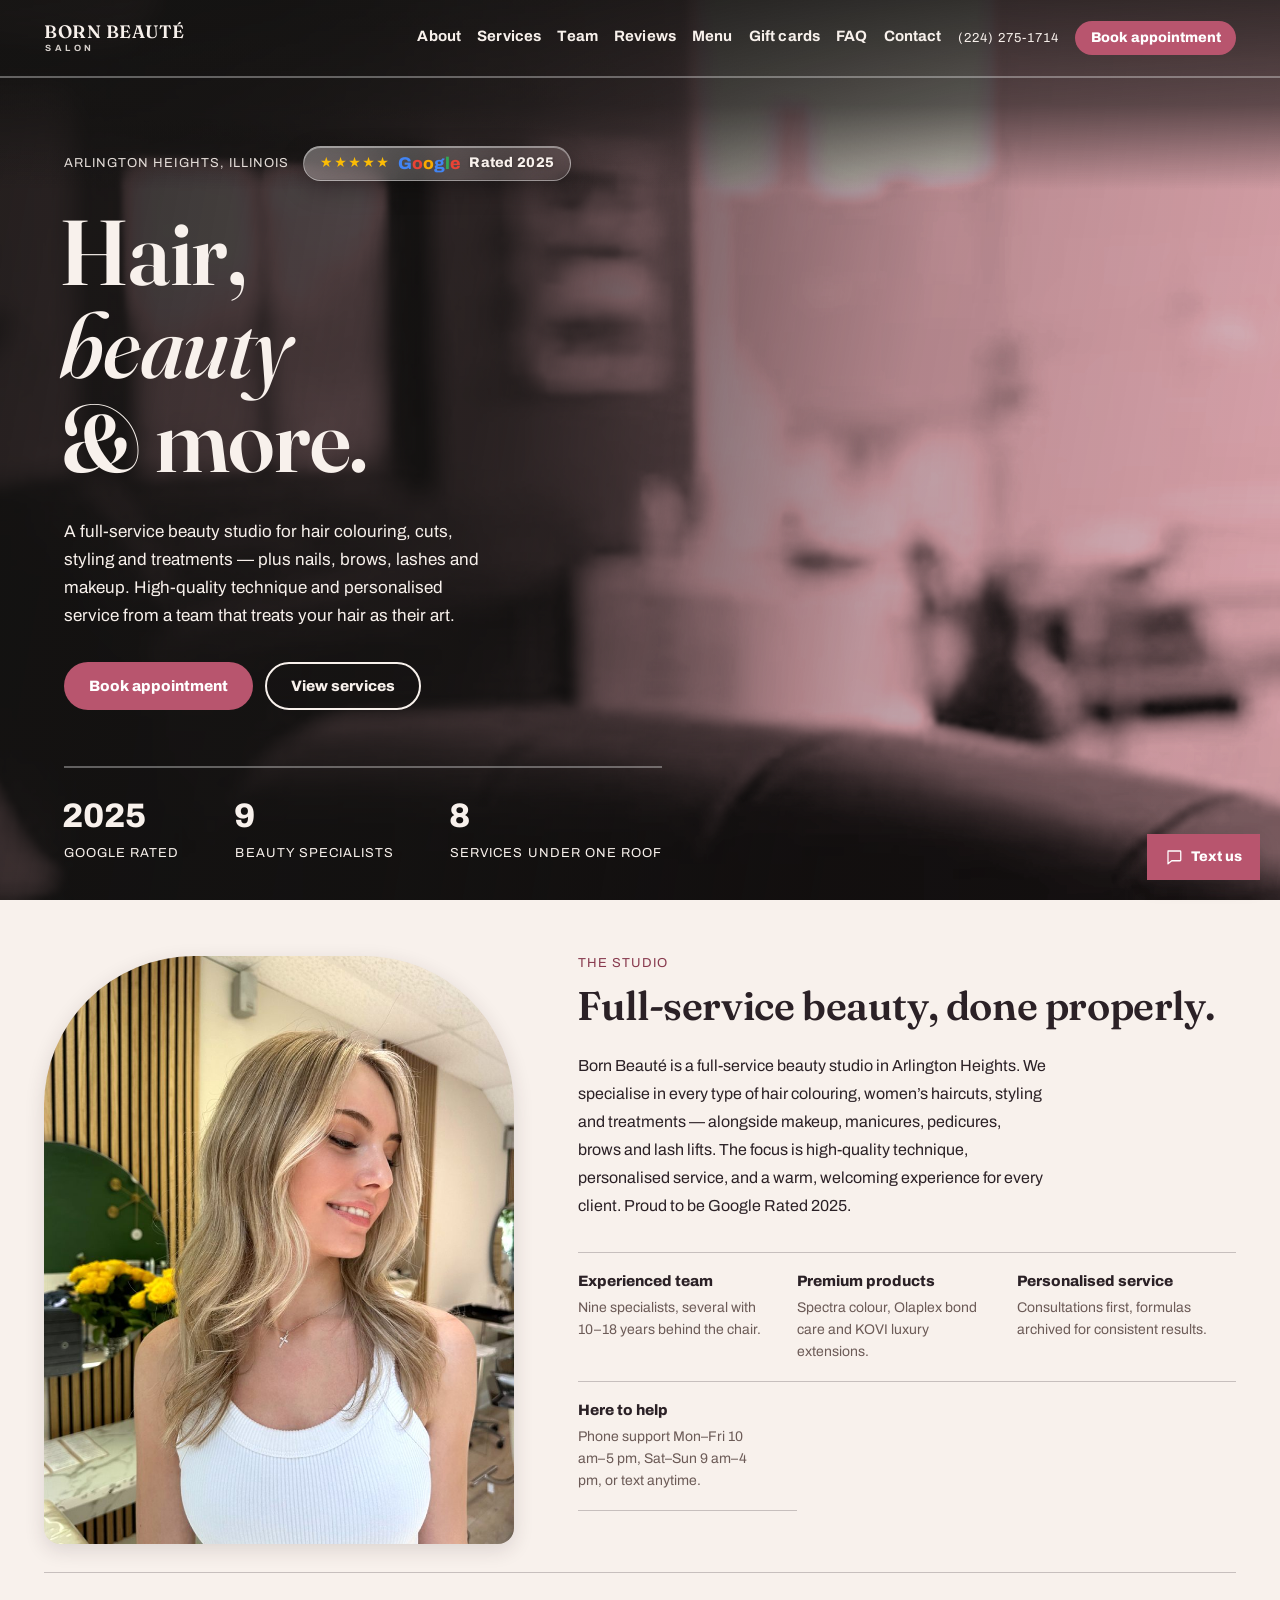
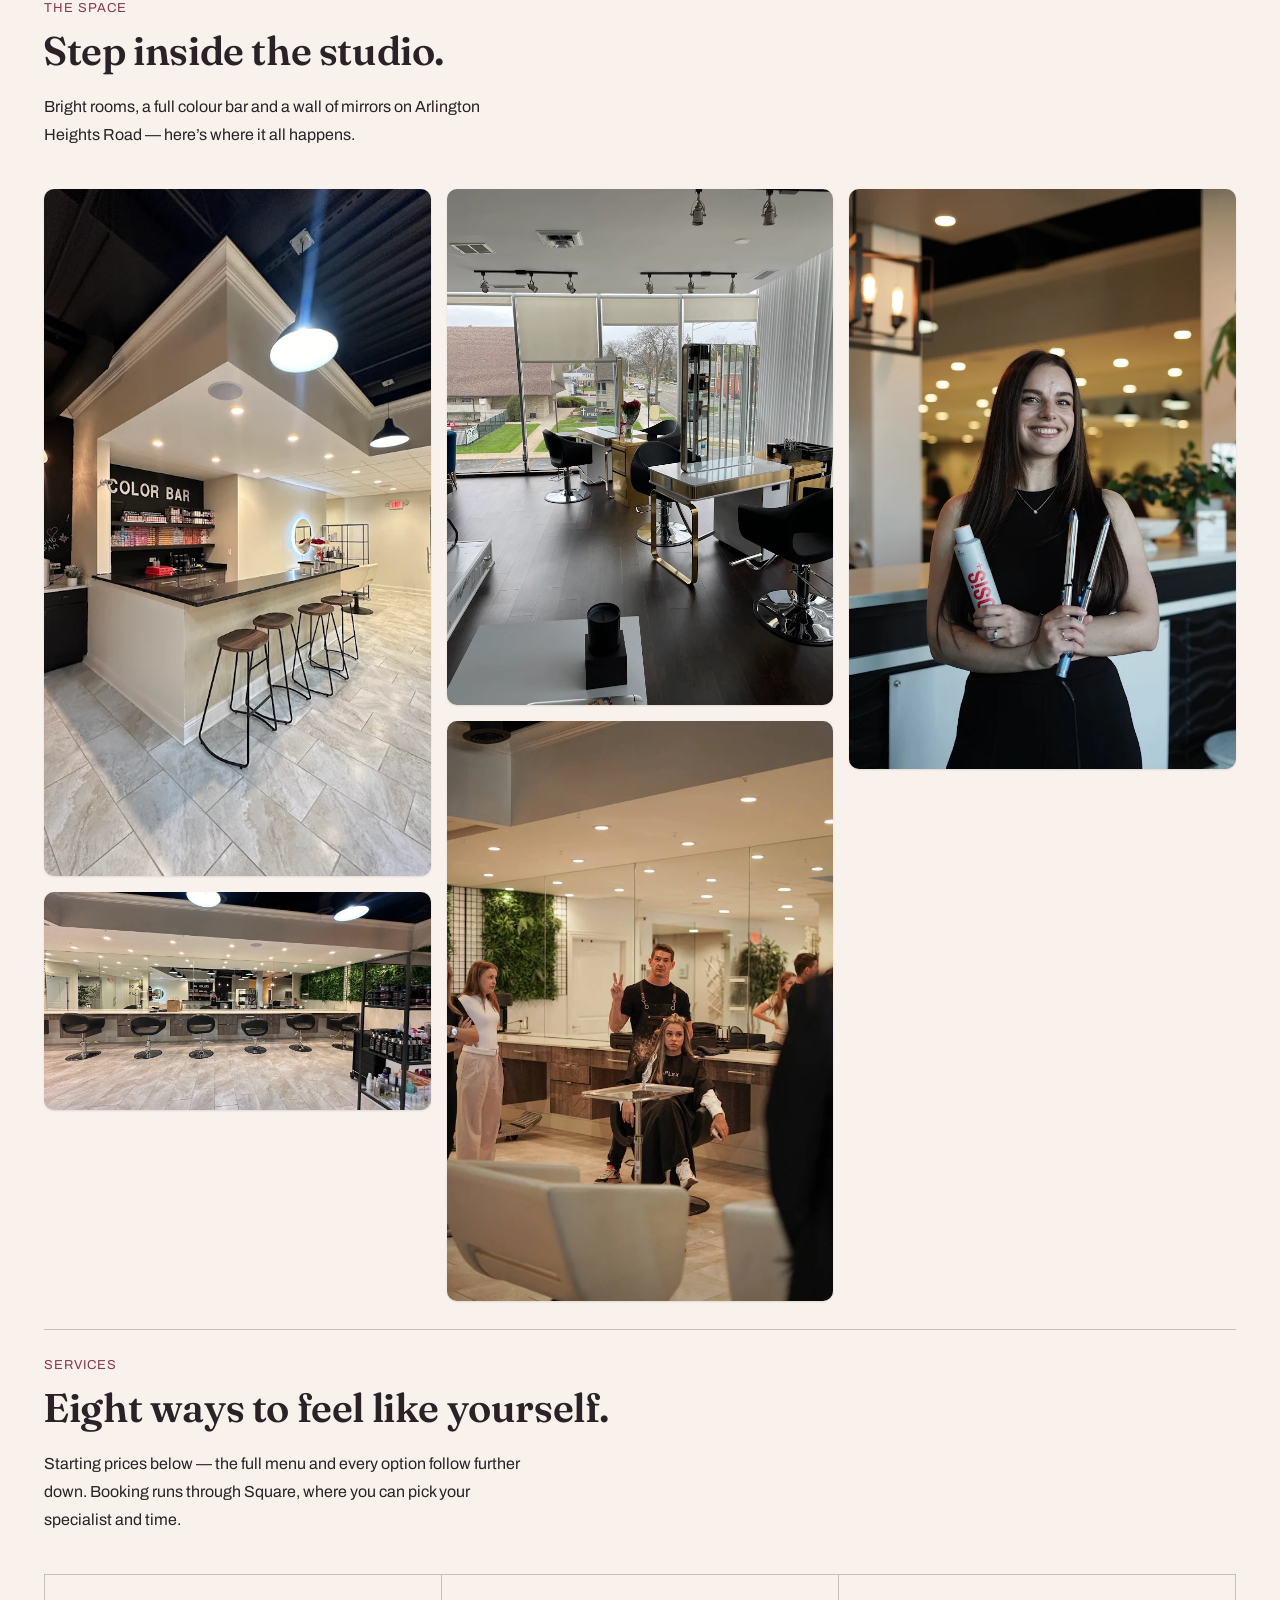
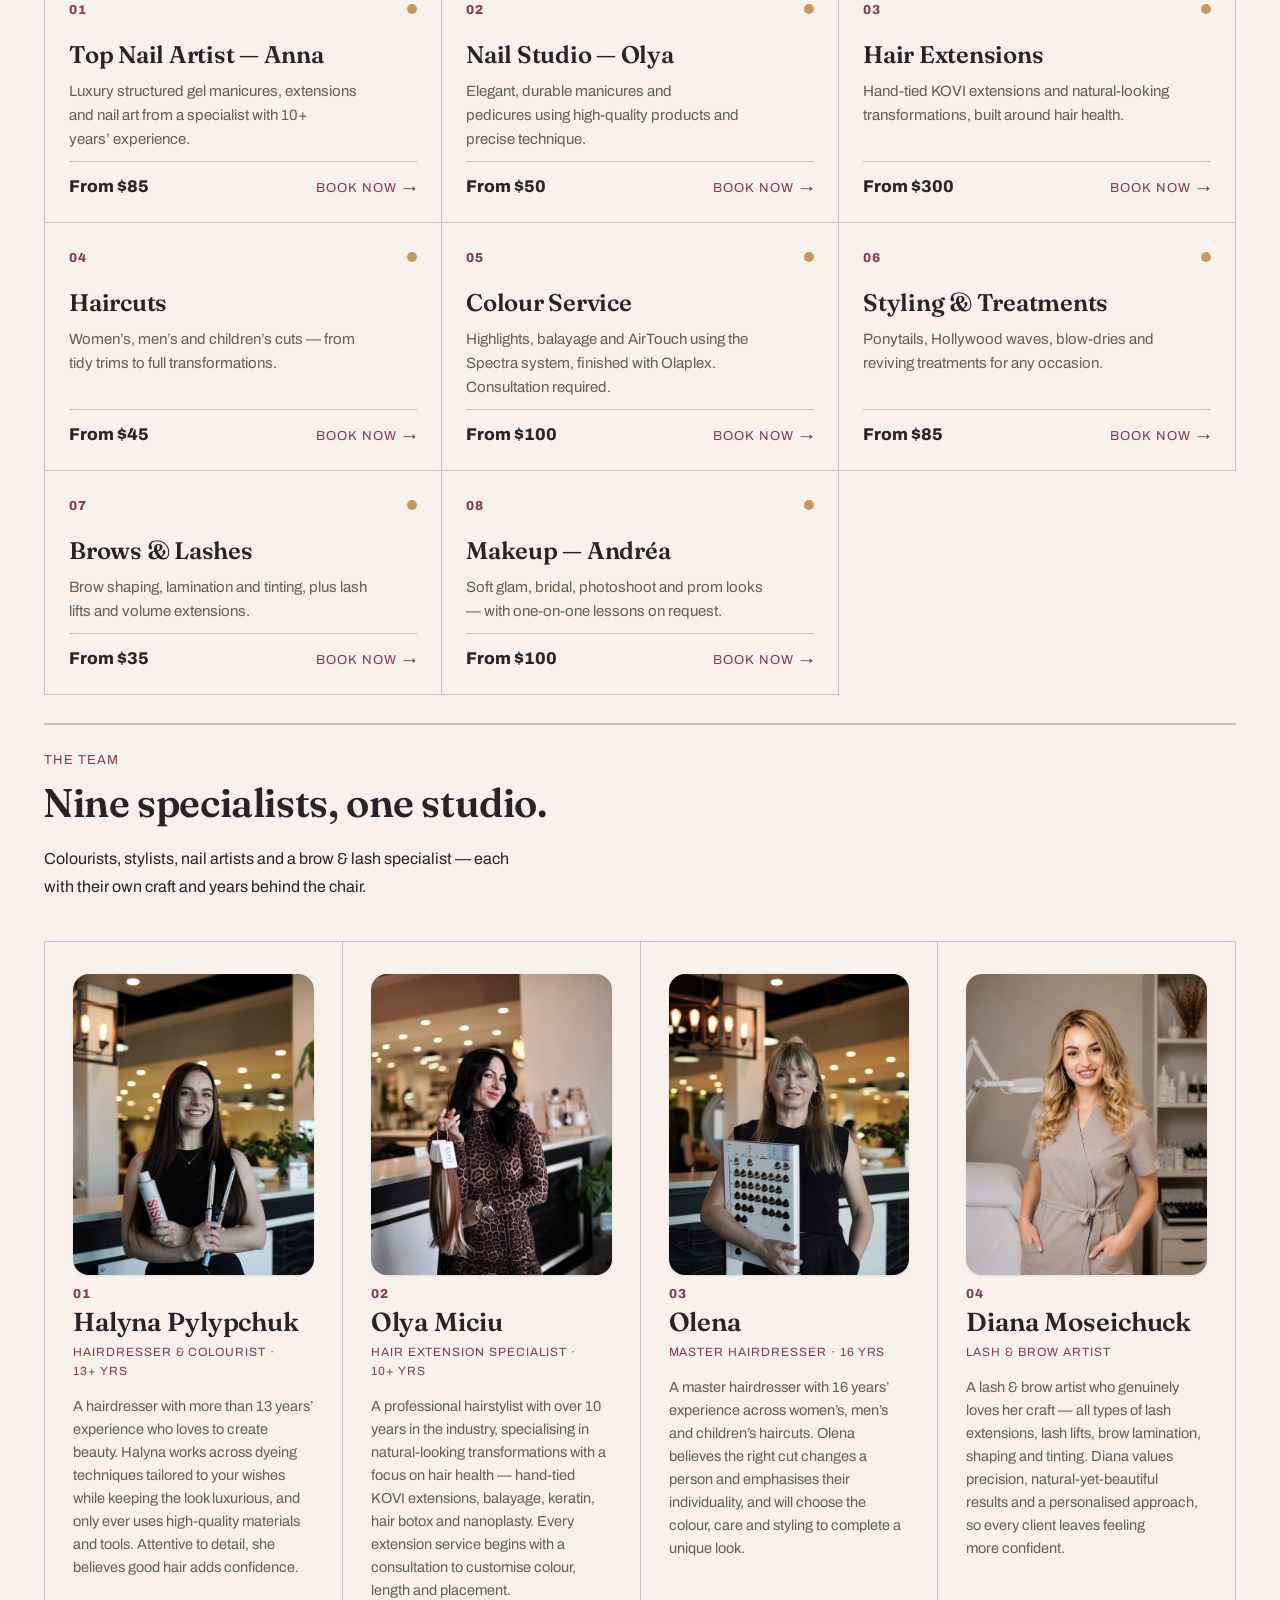
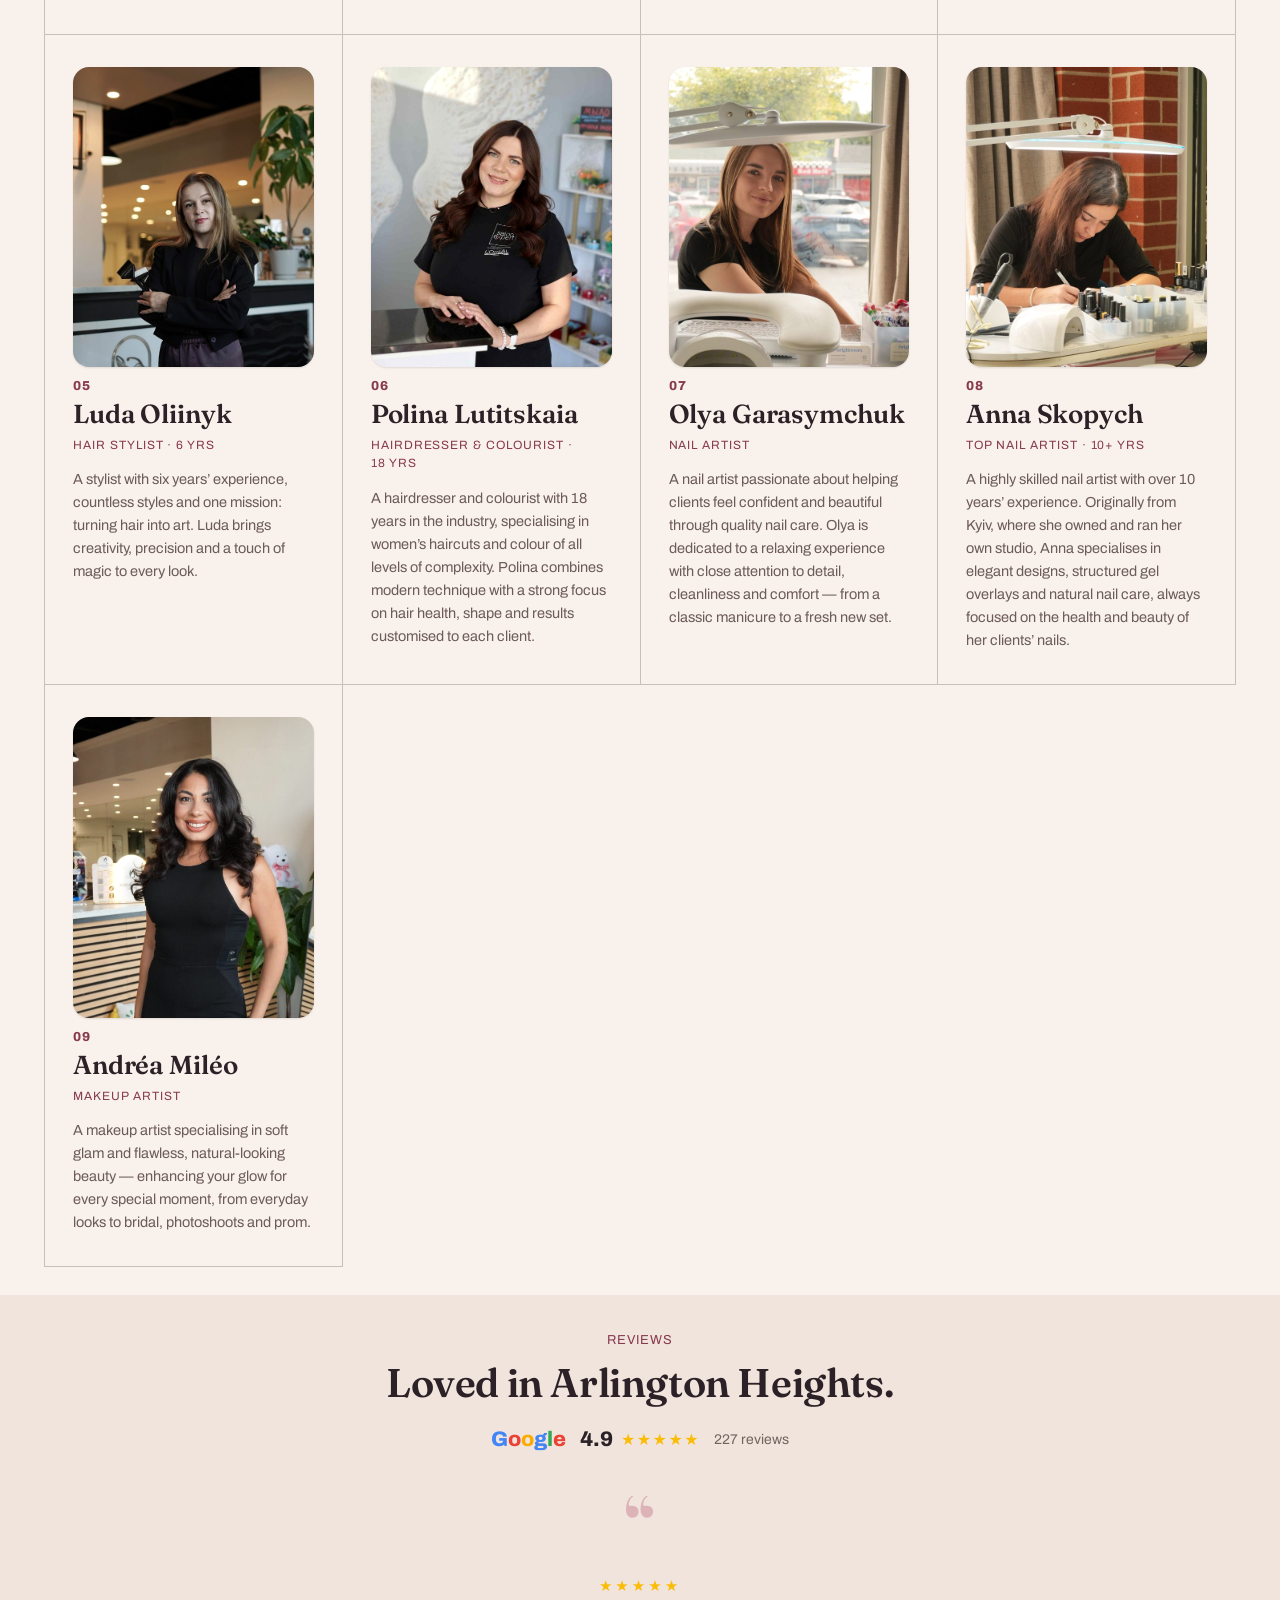
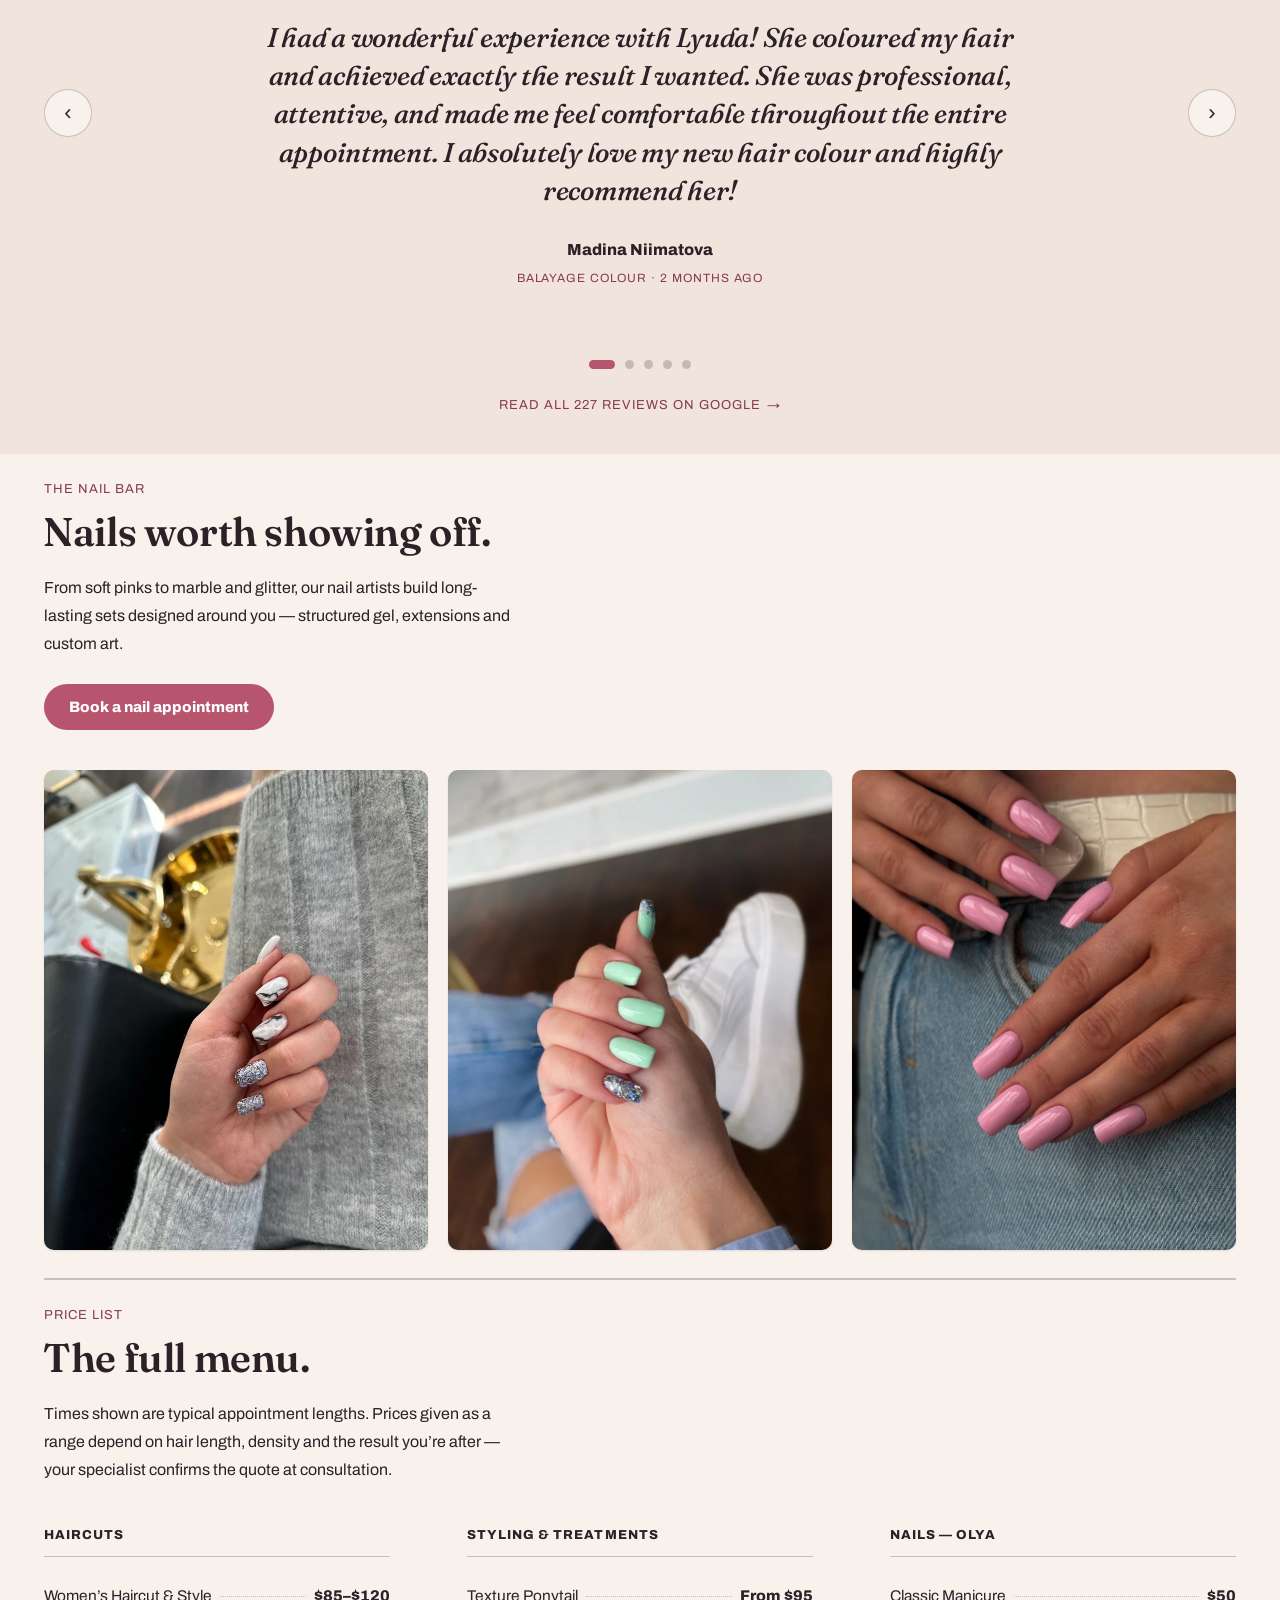
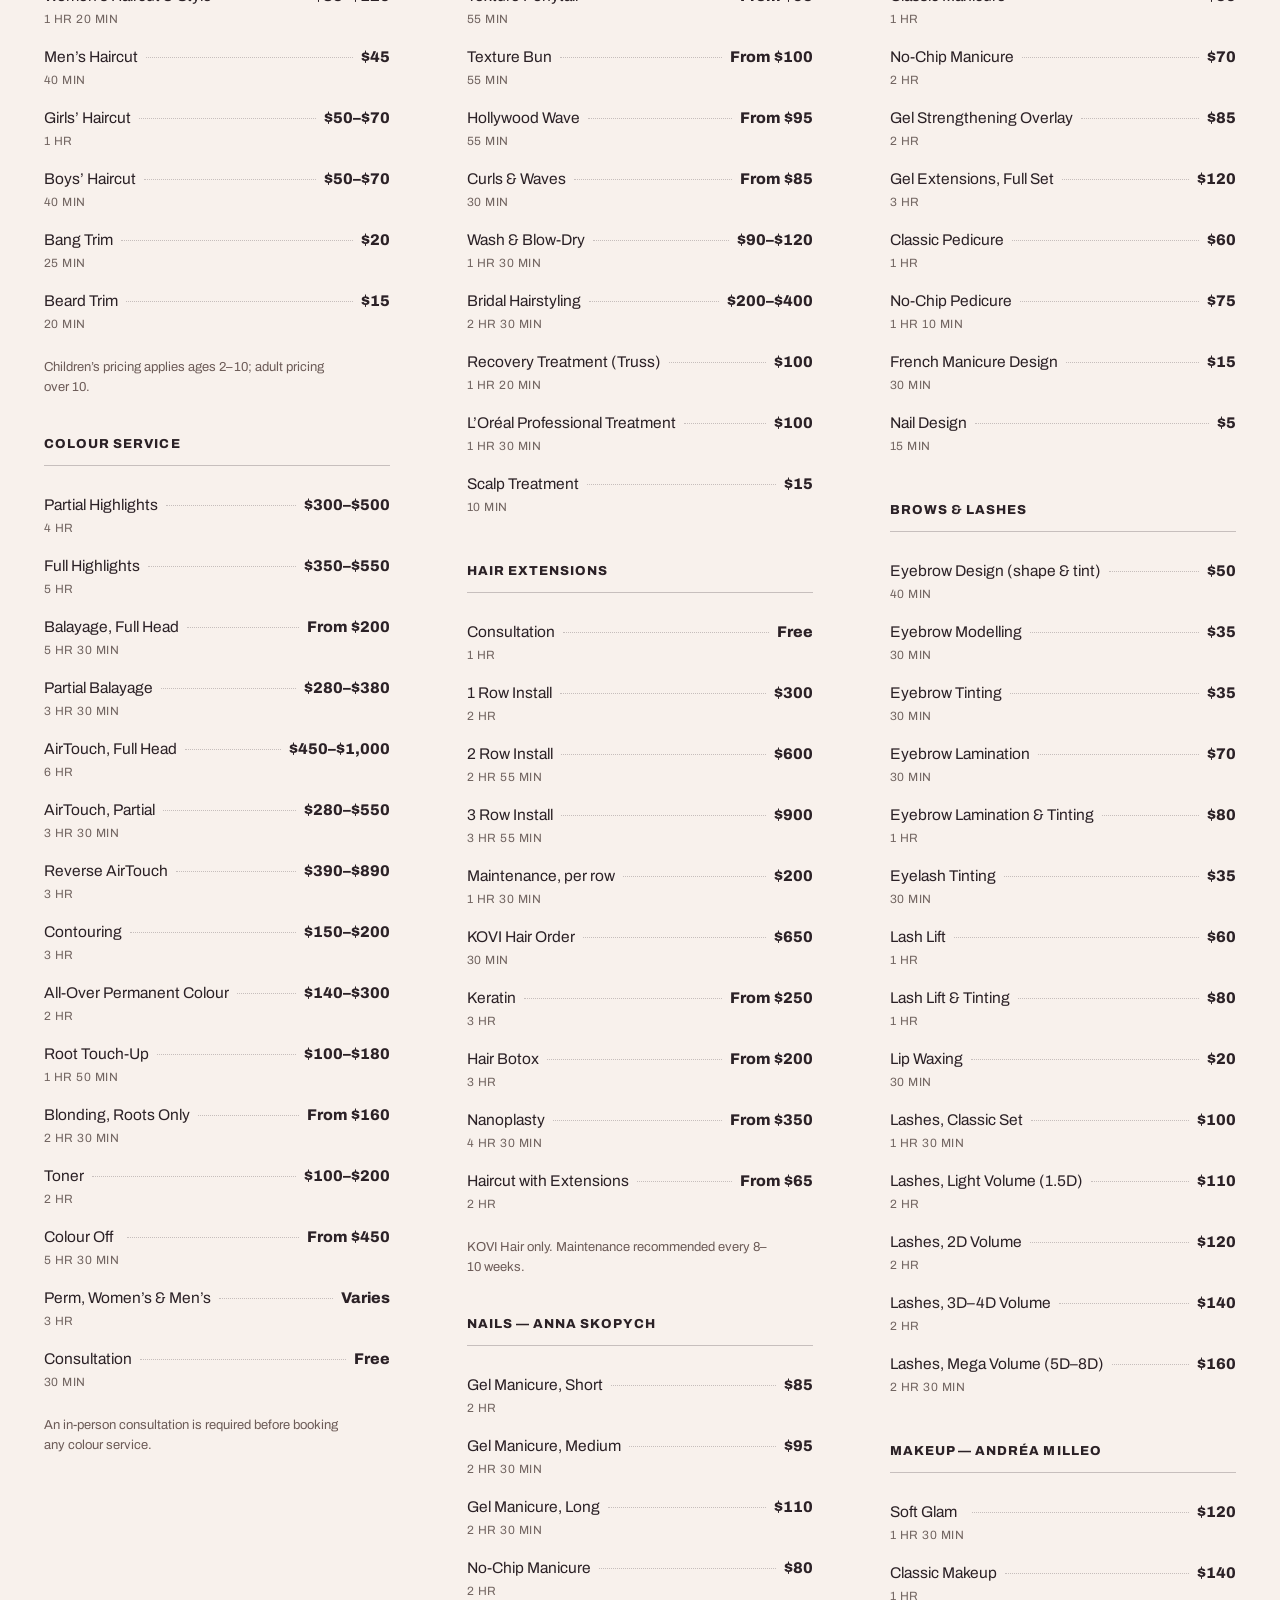
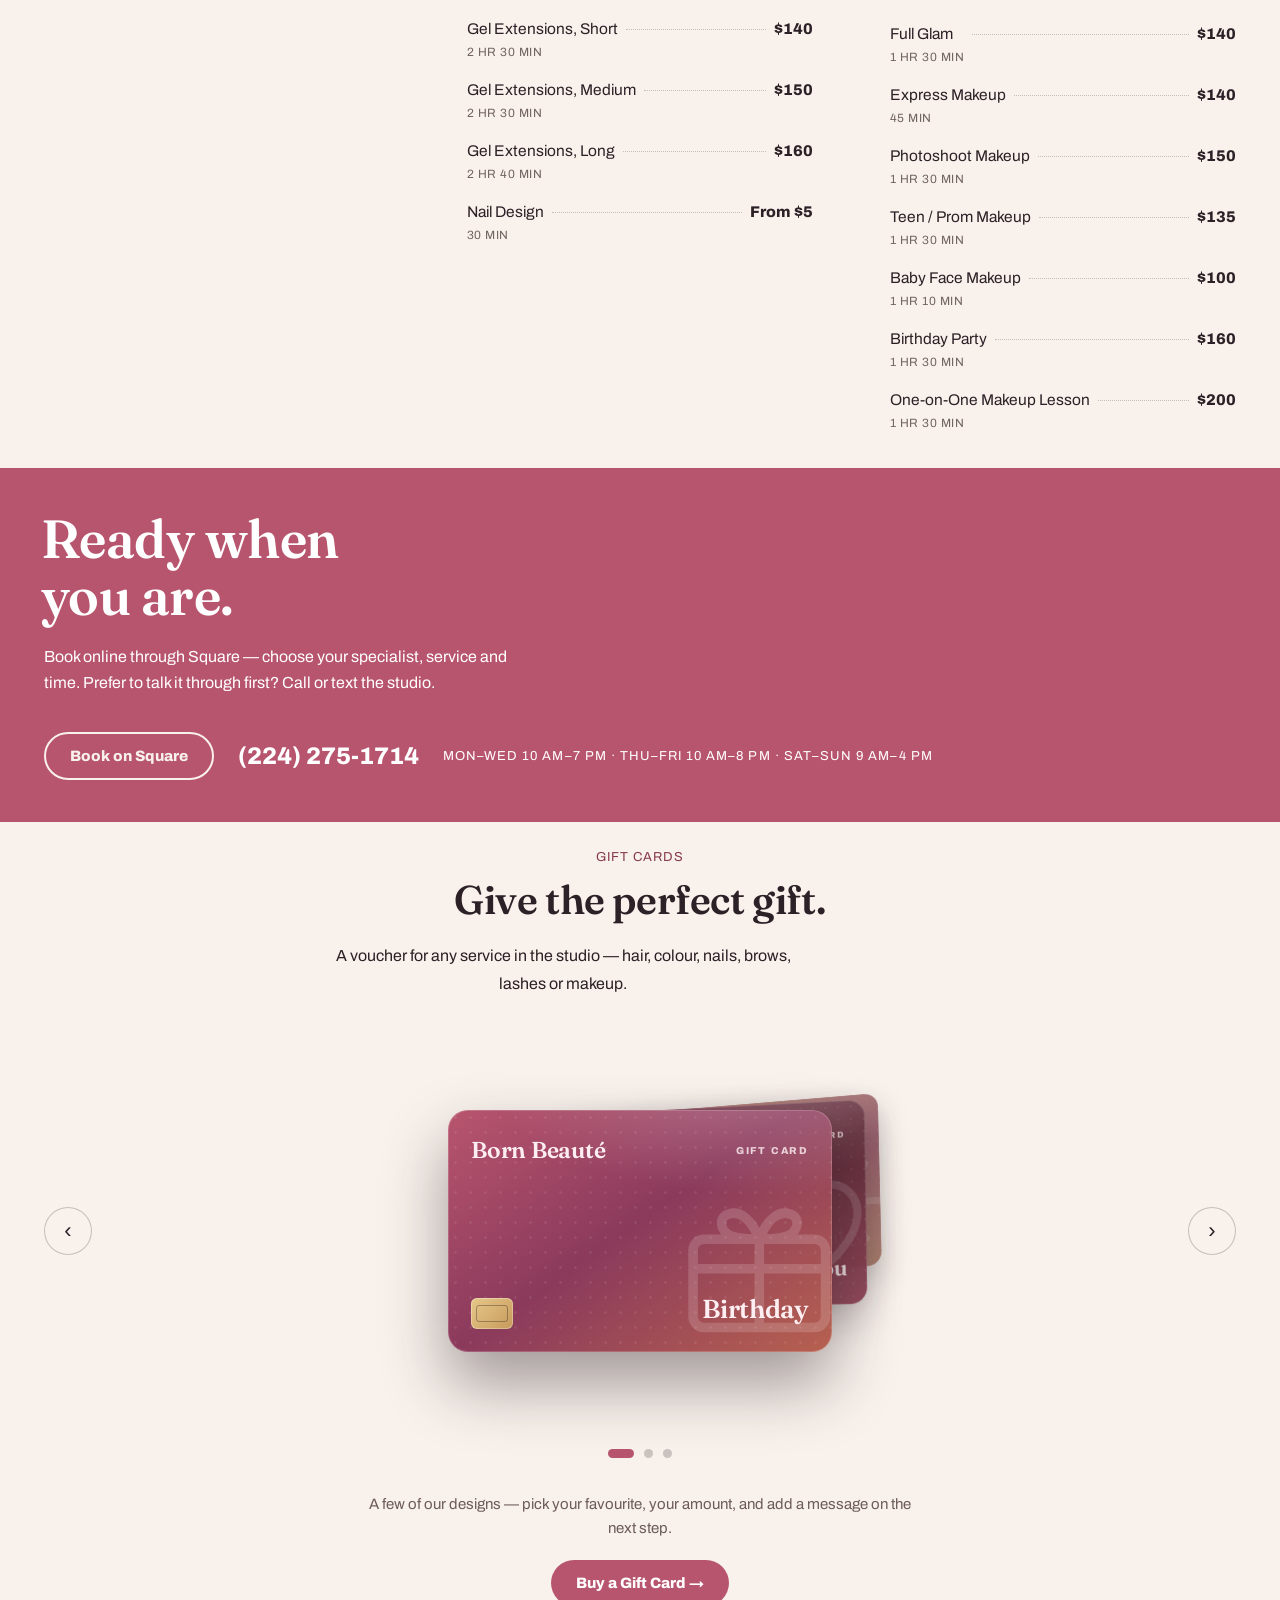
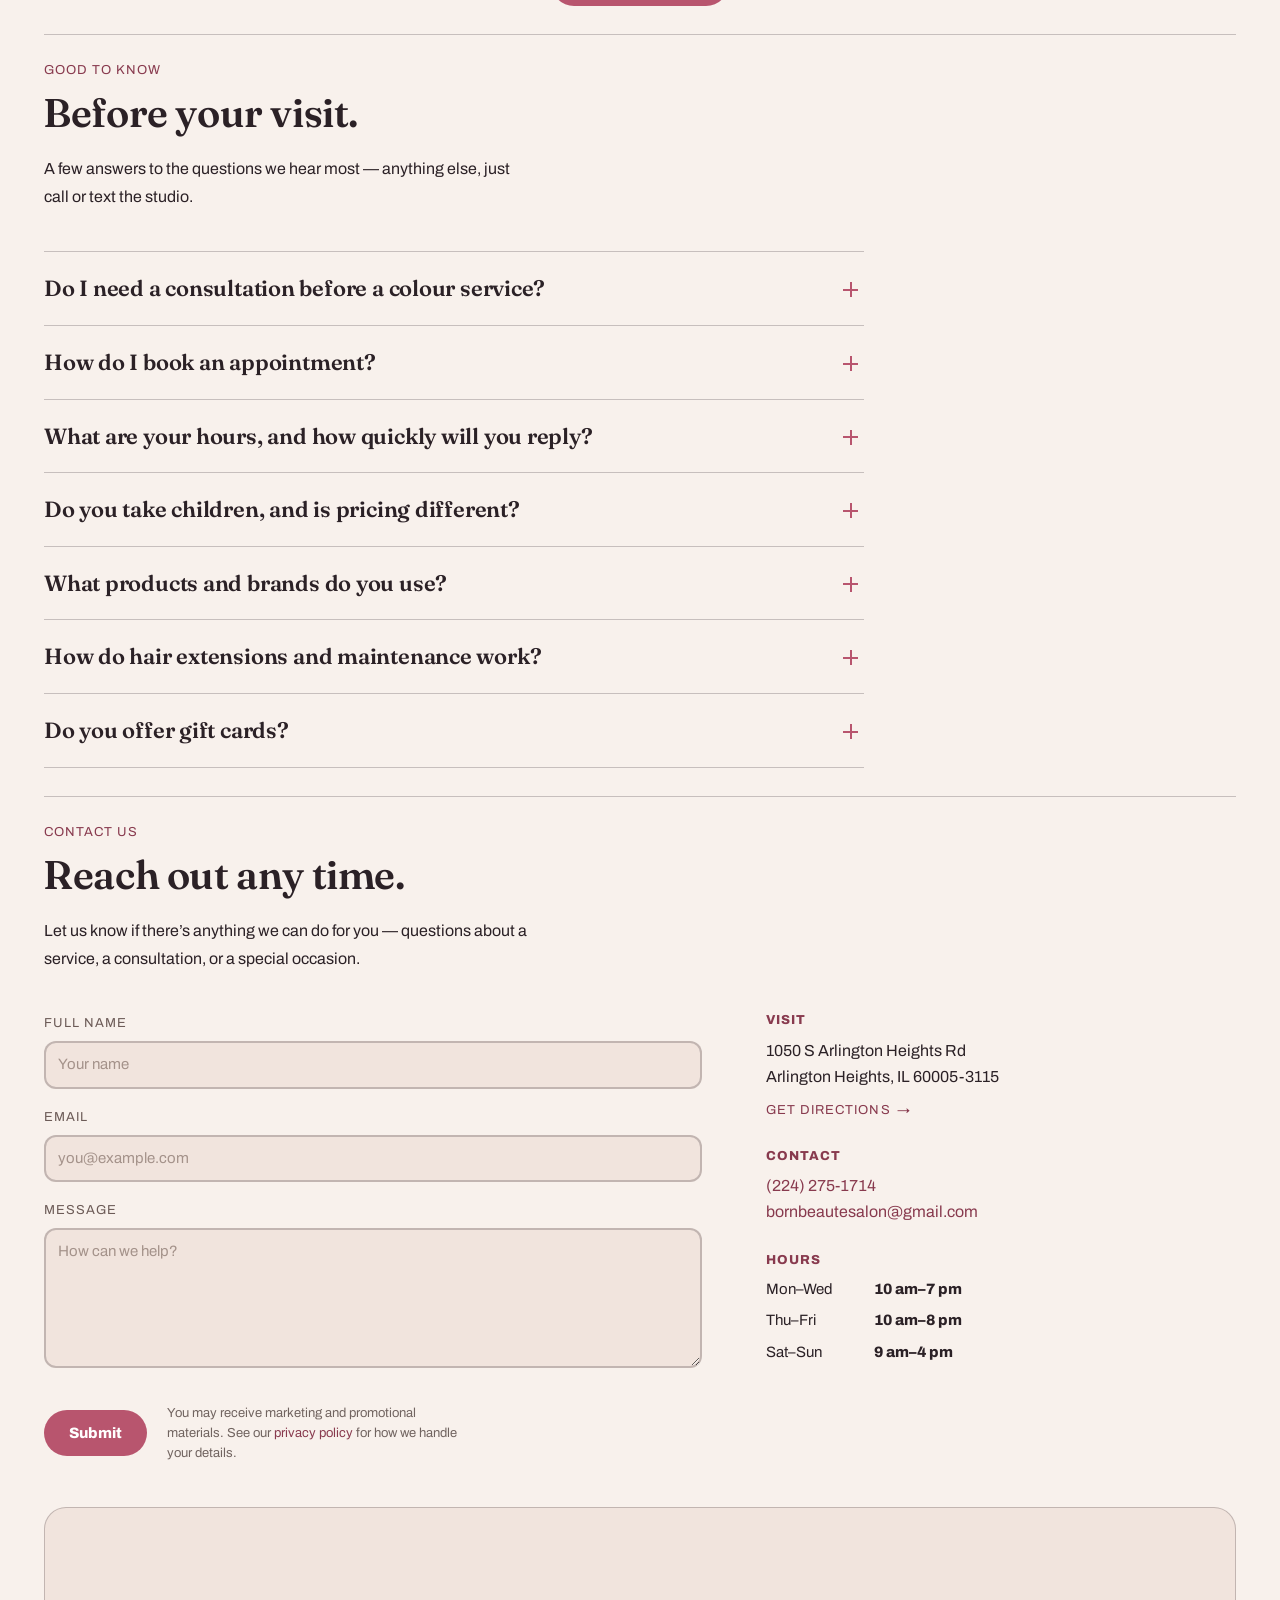
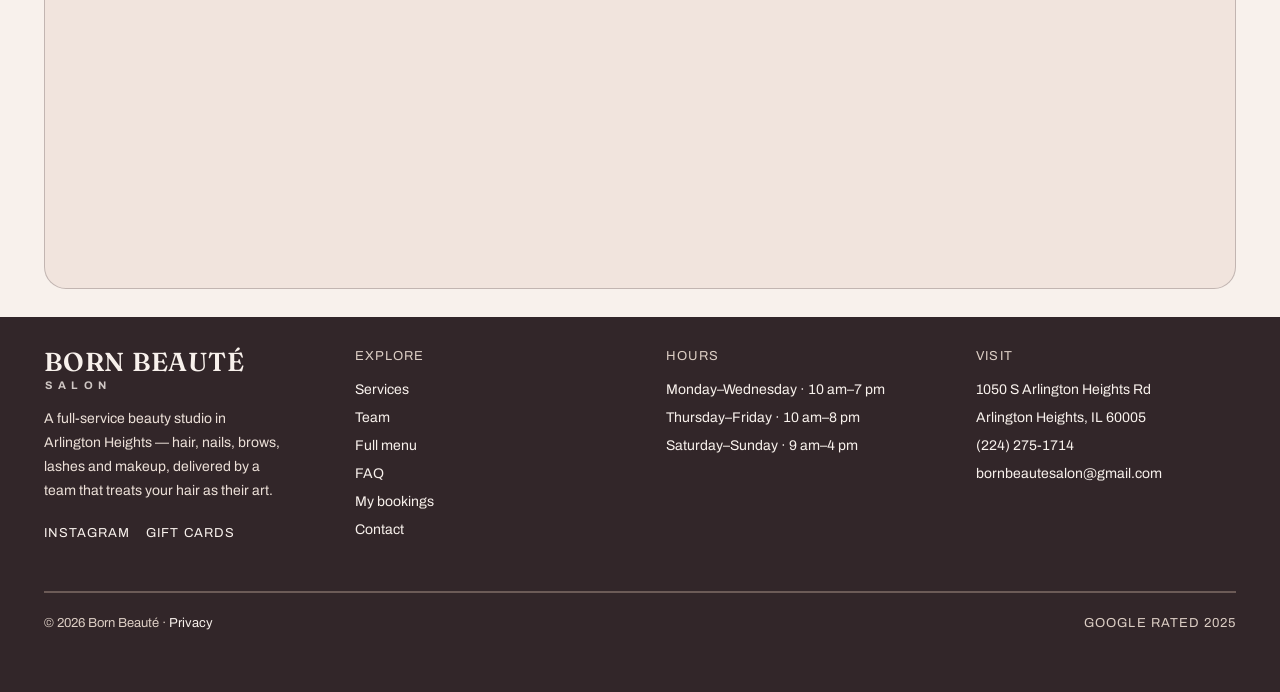
<file: index.html>
<!DOCTYPE html>
<html lang="en">
<head>
<meta charset="utf-8">
<meta name="viewport" content="width=device-width, initial-scale=1">
<title>Born Beaut&eacute; &mdash; Beauty Studio in Arlington Heights, IL | Hair, Nails, Lashes &amp; Makeup</title>
<meta name="description" content="Born Beaut&eacute; is a full-service beauty studio in Arlington Heights, IL &mdash; hair colouring, cuts, styling, extensions, nails, brows, lashes and makeup. Google Rated 2025. Book online.">
<meta name="theme-color" content="#141312">
<link rel="canonical" href="https://born-beaute-website.vercel.app/">

<meta property="og:type" content="website">
<meta property="og:site_name" content="Born Beaut&eacute;">
<meta property="og:title" content="Born Beaut&eacute; &mdash; Beauty Studio in Arlington Heights, IL">
<meta property="og:description" content="Full-service hair, nails, brows, lashes and makeup. Personalised service from a team that treats your hair as their art. Google Rated 2025.">
<meta property="og:url" content="https://born-beaute-website.vercel.app/">
<meta property="og:image" content="https://born-beaute-website.vercel.app/assets/img/og.jpg">
<meta property="og:image:width" content="1200">
<meta property="og:image:height" content="630">
<meta property="og:image:alt" content="Born Beaut&eacute; &mdash; hair, colour, nails and beauty in Arlington Heights, IL">
<meta name="twitter:card" content="summary_large_image">
<meta name="twitter:image" content="https://born-beaute-website.vercel.app/assets/img/og.jpg">

<link rel="icon" href="assets/img/favicon.svg" type="image/svg+xml">
<link rel="preconnect" href="https://fonts.googleapis.com">
<link rel="preconnect" href="https://fonts.gstatic.com" crossorigin>
<link rel="stylesheet" href="assets/css/styles.css?v=4">
<script>document.documentElement.classList.add('js');</script>

<!-- Google Analytics 4 — replace G-XXXXXXXXXX with the studio's Measurement ID
     to switch it on. Until then this makes NO external requests. -->
<script>
  window.GA_MEASUREMENT_ID = 'G-XXXXXXXXXX';
  (function () {
    var id = window.GA_MEASUREMENT_ID;
    if (!id || id.indexOf('XXXX') !== -1) return;
    var s = document.createElement('script');
    s.async = true; s.src = 'https://www.googletagmanager.com/gtag/js?id=' + id;
    document.head.appendChild(s);
    window.dataLayer = window.dataLayer || [];
    window.gtag = function () { dataLayer.push(arguments); };
    gtag('js', new Date());
    gtag('config', id);
  })();
</script>

<script type="application/ld+json">
{
  "@context": "https://schema.org",
  "@type": "BeautySalon",
  "name": "Born Beauté",
  "description": "Full-service beauty studio in Arlington Heights, Illinois — hair colouring, women's, men's and children's haircuts, styling, treatments, hair extensions, nails, brows, lashes and makeup.",
  "url": "https://born-beaute-website.vercel.app/",
  "telephone": "+1-224-275-1714",
  "email": "bornbeautesalon@gmail.com",
  "priceRange": "$$",
  "image": "https://born-beaute-website.vercel.app/assets/img/og.jpg",
  "sameAs": ["https://www.instagram.com/bornbeautechicago_salon"],
  "aggregateRating": { "@type": "AggregateRating", "ratingValue": "4.9", "reviewCount": "227" },
  "address": {
    "@type": "PostalAddress",
    "streetAddress": "1050 S Arlington Heights Rd",
    "addressLocality": "Arlington Heights",
    "addressRegion": "IL",
    "postalCode": "60005-3115",
    "addressCountry": "US"
  },
  "openingHoursSpecification": [
    { "@type": "OpeningHoursSpecification", "dayOfWeek": ["Monday", "Tuesday", "Wednesday"], "opens": "10:00", "closes": "19:00" },
    { "@type": "OpeningHoursSpecification", "dayOfWeek": ["Thursday", "Friday"], "opens": "10:00", "closes": "20:00" },
    { "@type": "OpeningHoursSpecification", "dayOfWeek": ["Saturday", "Sunday"], "opens": "09:00", "closes": "16:00" }
  ]
}
</script>

<script type="application/ld+json">
{
  "@context": "https://schema.org",
  "@type": "FAQPage",
  "mainEntity": [
    { "@type": "Question", "name": "Do I need a consultation before a colour service?", "acceptedAnswer": { "@type": "Answer", "text": "Yes — every hair-colour service starts with a free in-person consultation so we can assess your hair, agree on the result, give an accurate quote and set aside the right amount of time. Colour booked without a prior consultation may need to be rescheduled." } },
    { "@type": "Question", "name": "How do I book an appointment?", "acceptedAnswer": { "@type": "Answer", "text": "Book online through Square using any Book appointment button — you choose your specialist, service and time — or call or text (224) 275-1714. Nothing is charged until you are in the chair." } },
    { "@type": "Question", "name": "What are your hours?", "acceptedAnswer": { "@type": "Answer", "text": "Monday to Wednesday 10 am to 7 pm, Thursday and Friday 10 am to 8 pm, and Saturday and Sunday 9 am to 4 pm. Phone support runs Monday to Friday 10 am to 5 pm and weekends 9 am to 4 pm; outside those hours, text, leave a voicemail or DM us on Instagram." } },
    { "@type": "Question", "name": "Do you take children, and is pricing different?", "acceptedAnswer": { "@type": "Answer", "text": "Yes. Children's haircut pricing applies to ages 2 to 10; for guests over 10, adult pricing applies." } },
    { "@type": "Question", "name": "What products and brands do you use?", "acceptedAnswer": { "@type": "Answer", "text": "Colour is mixed with the Spectra system for a personalised formula, then finished with Olaplex to protect and rebuild the hair. Extensions are hand-tied KOVI Hair, a premium luxury brand." } },
    { "@type": "Question", "name": "How do hair extensions and maintenance work?", "acceptedAnswer": { "@type": "Answer", "text": "We work exclusively with hand-tied KOVI extensions, and every extension service begins with a consultation to customise colour, length, volume and placement. Maintenance is recommended every 8 to 10 weeks." } },
    { "@type": "Question", "name": "Do you offer gift cards?", "acceptedAnswer": { "@type": "Answer", "text": "Yes — a Born Beauté gift card is redeemable across every service in the studio. Choose a design, pick your amount and message, and send it by text or email." } }
  ]
}
</script>
</head>
<body>

<a class="skip-link" href="#main">Skip to content</a>

<header class="site-header" id="siteHeader">
  <nav class="nav" aria-label="Primary">
    <a class="nav-brand" href="#top" aria-label="Born Beaut&eacute; Salon — home">
      <span class="brand-name">Born Beaut&eacute;</span>
      <span class="brand-sub">Salon</span>
    </a>

    <div class="nav-links" id="navLinks">
      <a href="#about">About</a>
      <a href="#services">Services</a>
      <a href="#team">Team</a>
      <a href="#reviews">Reviews</a>
      <a href="#menu">Menu</a>
      <a href="#gift">Gift cards</a>
      <a href="#faq">FAQ</a>
      <a href="#contact">Contact</a>
    </div>

    <a class="nav-phone num" href="tel:+12242751714">(224) 275-1714</a>

    <a class="btn btn-primary" href="https://book.squareup.com/appointments/xsdtsxnj271orj/location/1VKSYSMB8RVQY/services" target="_blank" rel="noopener"><span>Book appointment</span></a>

    <button type="button" class="nav-toggle" id="navToggle" aria-expanded="false" aria-controls="navLinks" aria-label="Toggle menu"><span></span></button>
  </nav>
</header>

<main id="main">

  <!-- ==================== hero ==================== -->
  <section class="hero" id="top">
    <div class="hero-media">
      <video class="grayscale" autoplay muted loop playsinline preload="auto"
             poster="assets/img/hero.svg"
             aria-label="Born Beaut&eacute; studio brand animation">
        <source src="assets/video/hero.webm?v=2" type="video/webm">
        <source src="assets/video/hero.mp4?v=2" type="video/mp4">
        <img src="assets/img/hero.svg" alt="The Born Beaut&eacute; studio" width="1600" height="1000">
      </video>
    </div>
    <div class="hero-scrim"></div>

    <div class="hero-body">
      <div class="wrap">
        <span class="hero-eyebrow">
          <span class="eyebrow hero-loc">Arlington Heights, Illinois</span>
          <span class="g-badge" role="img" aria-label="Google Rated 2025, five stars">
            <span class="g-stars" aria-hidden="true">&#9733;&#9733;&#9733;&#9733;&#9733;</span>
            <span class="g-word" aria-hidden="true"><b class="g-blue">G</b><b class="g-red">o</b><b class="g-yellow">o</b><b class="g-blue">g</b><b class="g-green">l</b><b class="g-red">e</b></span>
            <span class="g-rated" aria-hidden="true">Rated 2025</span>
          </span>
        </span>
        <h1>
          <span>Hair,</span>
          <span class="ital">beauty</span>
          <span>&amp; more.</span>
        </h1>
        <p class="hero-copy">A full-service beauty studio for hair colouring, cuts, styling and treatments &mdash; plus nails, brows, lashes and makeup. High-quality technique and personalised service from a team that treats your hair as their art.</p>
        <div class="hero-actions">
          <a class="btn btn-primary btn-lg" href="https://book.squareup.com/appointments/xsdtsxnj271orj/location/1VKSYSMB8RVQY/services" target="_blank" rel="noopener">Book appointment</a>
          <a class="btn btn-on-dark btn-lg" href="#services">View services</a>
        </div>
        <div class="stats">
          <div>
            <p class="stat-value num">2025</p>
            <p class="stat-label">Google Rated</p>
          </div>
          <div>
            <p class="stat-value num">9</p>
            <p class="stat-label">Beauty specialists</p>
          </div>
          <div>
            <p class="stat-value num">8</p>
            <p class="stat-label">Services under one roof</p>
          </div>
        </div>
      </div>
    </div>
  </section>

  <div class="wrap">
    <div class="spacer-56"></div>

    <!-- ==================== about ==================== -->
    <section class="section about reveal" id="about" aria-labelledby="about-title">
      <figure class="about-media">
        <img src="assets/img/studio.jpg" alt="A Born Beaut&eacute; client with a fresh blonde balayage, styled in the studio" width="900" height="1274" loading="lazy">
      </figure>
      <div>
        <span class="kicker">The studio</span>
        <h2 class="h2" id="about-title">Full-service beauty, done properly.</h2>
        <p class="lede">Born Beaut&eacute; is a full-service beauty studio in Arlington Heights. We specialise in every type of hair colouring, women&rsquo;s haircuts, styling and treatments &mdash; alongside makeup, manicures, pedicures, brows and lash lifts. The focus is high-quality technique, personalised service, and a warm, welcoming experience for every client. Proud to be Google Rated 2025.</p>
        <div class="feature-grid">
          <div class="feature">
            <h3>Experienced team</h3>
            <p>Nine specialists, several with 10&ndash;18 years behind the chair.</p>
          </div>
          <div class="feature">
            <h3>Premium products</h3>
            <p>Spectra colour, Olaplex bond care and KOVI luxury extensions.</p>
          </div>
          <div class="feature">
            <h3>Personalised service</h3>
            <p>Consultations first, formulas archived for consistent results.</p>
          </div>
          <div class="feature">
            <h3>Here to help</h3>
            <p>Phone support Mon&ndash;Fri 10 am&ndash;5 pm, Sat&ndash;Sun 9 am&ndash;4 pm, or text anytime.</p>
          </div>
        </div>
      </div>
    </section>

    <hr class="hr">

    <!-- ==================== gallery ==================== -->
    <section class="section reveal" id="gallery" aria-labelledby="gallery-title">
      <span class="kicker">The space</span>
      <h2 class="h2" id="gallery-title">Step inside the studio.</h2>
      <p class="lede">Bright rooms, a full colour bar and a wall of mirrors on Arlington Heights Road &mdash; here&rsquo;s where it all happens.</p>
      <div class="gallery">
        <figure class="gallery-item"><img src="assets/img/salon-colorbar.webp" alt="The Color Bar counter with bar stools and shelves of colour" loading="lazy"></figure>
        <figure class="gallery-item"><img src="assets/img/salon-chairs.webp" alt="A row of styling chairs along the mirrored wall" loading="lazy"></figure>
        <figure class="gallery-item"><img src="assets/img/salon-stations.webp" alt="Gold-and-white styling stations by the front windows" loading="lazy"></figure>
        <figure class="gallery-item"><img src="assets/img/salon-candid.webp" alt="A colourist foiling a client at the studio" loading="lazy"></figure>
        <figure class="gallery-item"><img src="assets/img/team-portrait.webp" alt="A Born Beaut&eacute; stylist smiling in the studio" loading="lazy"></figure>
      </div>
    </section>

    <hr class="hr">

    <!-- ==================== services ==================== -->
    <section class="section reveal" id="services" aria-labelledby="services-title">
      <span class="kicker">Services</span>
      <h2 class="h2" id="services-title">Eight ways to feel like yourself.</h2>
      <p class="lede">Starting prices below &mdash; the full menu and every option follow further down. Booking runs through Square, where you can pick your specialist and time.</p>

      <div class="service-grid">
        <article class="service">
          <div class="service-top"><p class="service-num">01</p><span class="service-dot" aria-hidden="true"></span></div>
          <h3>Top Nail Artist &mdash; Anna</h3>
          <p class="service-blurb">Luxury structured gel manicures, extensions and nail art from a specialist with 10+ years&rsquo; experience.</p>
          <div class="service-foot">
            <p class="service-price">From $85</p>
            <a class="link-arrow" href="https://book.squareup.com/appointments/xsdtsxnj271orj/location/1VKSYSMB8RVQY/services" target="_blank" rel="noopener">Book now<span class="visually-hidden"> with Anna</span></a>
          </div>
        </article>

        <article class="service">
          <div class="service-top"><p class="service-num">02</p><span class="service-dot" aria-hidden="true"></span></div>
          <h3>Nail Studio &mdash; Olya</h3>
          <p class="service-blurb">Elegant, durable manicures and pedicures using high-quality products and precise technique.</p>
          <div class="service-foot">
            <p class="service-price">From $50</p>
            <a class="link-arrow" href="https://book.squareup.com/appointments/xsdtsxnj271orj/location/1VKSYSMB8RVQY/services" target="_blank" rel="noopener">Book now<span class="visually-hidden"> nails with Olya</span></a>
          </div>
        </article>

        <article class="service">
          <div class="service-top"><p class="service-num">03</p><span class="service-dot" aria-hidden="true"></span></div>
          <h3>Hair Extensions</h3>
          <p class="service-blurb">Hand-tied KOVI extensions and natural-looking transformations, built around hair health.</p>
          <div class="service-foot">
            <p class="service-price">From $300</p>
            <a class="link-arrow" href="https://book.squareup.com/appointments/xsdtsxnj271orj/location/1VKSYSMB8RVQY/services" target="_blank" rel="noopener">Book now<span class="visually-hidden"> hair extensions</span></a>
          </div>
        </article>

        <article class="service">
          <div class="service-top"><p class="service-num">04</p><span class="service-dot" aria-hidden="true"></span></div>
          <h3>Haircuts</h3>
          <p class="service-blurb">Women&rsquo;s, men&rsquo;s and children&rsquo;s cuts &mdash; from tidy trims to full transformations.</p>
          <div class="service-foot">
            <p class="service-price">From $45</p>
            <a class="link-arrow" href="https://book.squareup.com/appointments/xsdtsxnj271orj/location/1VKSYSMB8RVQY/services" target="_blank" rel="noopener">Book now<span class="visually-hidden"> a haircut</span></a>
          </div>
        </article>

        <article class="service">
          <div class="service-top"><p class="service-num">05</p><span class="service-dot" aria-hidden="true"></span></div>
          <h3>Colour Service</h3>
          <p class="service-blurb">Highlights, balayage and AirTouch using the Spectra system, finished with Olaplex. Consultation required.</p>
          <div class="service-foot">
            <p class="service-price">From $100</p>
            <a class="link-arrow" href="https://book.squareup.com/appointments/xsdtsxnj271orj/location/1VKSYSMB8RVQY/services" target="_blank" rel="noopener">Book now<span class="visually-hidden"> a colour service</span></a>
          </div>
        </article>

        <article class="service">
          <div class="service-top"><p class="service-num">06</p><span class="service-dot" aria-hidden="true"></span></div>
          <h3>Styling &amp; Treatments</h3>
          <p class="service-blurb">Ponytails, Hollywood waves, blow-dries and reviving treatments for any occasion.</p>
          <div class="service-foot">
            <p class="service-price">From $85</p>
            <a class="link-arrow" href="https://book.squareup.com/appointments/xsdtsxnj271orj/location/1VKSYSMB8RVQY/services" target="_blank" rel="noopener">Book now<span class="visually-hidden"> styling</span></a>
          </div>
        </article>

        <article class="service">
          <div class="service-top"><p class="service-num">07</p><span class="service-dot" aria-hidden="true"></span></div>
          <h3>Brows &amp; Lashes</h3>
          <p class="service-blurb">Brow shaping, lamination and tinting, plus lash lifts and volume extensions.</p>
          <div class="service-foot">
            <p class="service-price">From $35</p>
            <a class="link-arrow" href="https://book.squareup.com/appointments/xsdtsxnj271orj/location/1VKSYSMB8RVQY/services" target="_blank" rel="noopener">Book now<span class="visually-hidden"> brows and lashes</span></a>
          </div>
        </article>

        <article class="service">
          <div class="service-top"><p class="service-num">08</p><span class="service-dot" aria-hidden="true"></span></div>
          <h3>Makeup &mdash; Andr&eacute;a</h3>
          <p class="service-blurb">Soft glam, bridal, photoshoot and prom looks &mdash; with one-on-one lessons on request.</p>
          <div class="service-foot">
            <p class="service-price">From $100</p>
            <a class="link-arrow" href="https://book.squareup.com/appointments/xsdtsxnj271orj/location/1VKSYSMB8RVQY/services" target="_blank" rel="noopener">Book now<span class="visually-hidden"> makeup</span></a>
          </div>
        </article>
      </div>
    </section>

    <hr class="hr">

    <!-- ==================== team ==================== -->
    <section class="section reveal" id="team" aria-labelledby="team-title">
      <span class="kicker">The team</span>
      <h2 class="h2" id="team-title">Nine specialists, one studio.</h2>
      <p class="lede">Colourists, stylists, nail artists and a brow &amp; lash specialist &mdash; each with their own craft and years behind the chair.</p>

      <div class="team-grid">
        <article class="member">
          <figure class="member-photo"><img src="assets/team/halyna.jpg" alt="Halyna Pylypchuk, Hairdresser &amp; Colourist" width="600" height="900" loading="lazy"></figure>
          <p class="member-name">Halyna Pylypchuk</p>
          <p class="member-role">Hairdresser &amp; Colourist &middot; 13+ yrs</p>
          <p class="member-bio">A hairdresser with more than 13 years&rsquo; experience who loves to create beauty. Halyna works across dyeing techniques tailored to your wishes while keeping the look luxurious, and only ever uses high-quality materials and tools. Attentive to detail, she believes good hair adds confidence.</p>
        </article>

        <article class="member">
          <figure class="member-photo"><img src="assets/team/olya-miciu.jpg" alt="Olya Miciu, Hair Extension Specialist" width="600" height="900" loading="lazy"></figure>
          <p class="member-name">Olya Miciu</p>
          <p class="member-role">Hair Extension Specialist &middot; 10+ yrs</p>
          <p class="member-bio">A professional hairstylist with over 10 years in the industry, specialising in natural-looking transformations with a focus on hair health &mdash; hand-tied KOVI extensions, balayage, keratin, hair botox and nanoplasty. Every extension service begins with a consultation to customise colour, length and placement.</p>
        </article>

        <article class="member">
          <figure class="member-photo"><img src="assets/team/olena.jpg" alt="Olena, Master Hairdresser" width="600" height="900" loading="lazy"></figure>
          <p class="member-name">Olena</p>
          <p class="member-role">Master Hairdresser &middot; 16 yrs</p>
          <p class="member-bio">A master hairdresser with 16 years&rsquo; experience across women&rsquo;s, men&rsquo;s and children&rsquo;s haircuts. Olena believes the right cut changes a person and emphasises their individuality, and will choose the colour, care and styling to complete a unique look.</p>
        </article>

        <article class="member">
          <figure class="member-photo"><img src="assets/team/diana.jpg" alt="Diana Moseichuck, Lash &amp; Brow Artist" width="600" height="900" loading="lazy"></figure>
          <p class="member-name">Diana Moseichuck</p>
          <p class="member-role">Lash &amp; Brow Artist</p>
          <p class="member-bio">A lash &amp; brow artist who genuinely loves her craft &mdash; all types of lash extensions, lash lifts, brow lamination, shaping and tinting. Diana values precision, natural-yet-beautiful results and a personalised approach, so every client leaves feeling more confident.</p>
        </article>

        <article class="member">
          <figure class="member-photo"><img src="assets/team/luda.jpg" alt="Luda Oliinyk, Hair Stylist" width="600" height="900" loading="lazy"></figure>
          <p class="member-name">Luda Oliinyk</p>
          <p class="member-role">Hair Stylist &middot; 6 yrs</p>
          <p class="member-bio">A stylist with six years&rsquo; experience, countless styles and one mission: turning hair into art. Luda brings creativity, precision and a touch of magic to every look.</p>
        </article>

        <article class="member">
          <figure class="member-photo"><img src="assets/team/polina.jpg" alt="Polina Lutitskaia, Hairdresser &amp; Colourist" width="600" height="900" loading="lazy"></figure>
          <p class="member-name">Polina Lutitskaia</p>
          <p class="member-role">Hairdresser &amp; Colourist &middot; 18 yrs</p>
          <p class="member-bio">A hairdresser and colourist with 18 years in the industry, specialising in women&rsquo;s haircuts and colour of all levels of complexity. Polina combines modern technique with a strong focus on hair health, shape and results customised to each client.</p>
        </article>

        <article class="member">
          <figure class="member-photo"><img src="assets/team/olya-garasymchuk.jpg" alt="Olya Garasymchuk, Nail Artist" width="600" height="900" loading="lazy"></figure>
          <p class="member-name">Olya Garasymchuk</p>
          <p class="member-role">Nail Artist</p>
          <p class="member-bio">A nail artist passionate about helping clients feel confident and beautiful through quality nail care. Olya is dedicated to a relaxing experience with close attention to detail, cleanliness and comfort &mdash; from a classic manicure to a fresh new set.</p>
        </article>

        <article class="member">
          <figure class="member-photo"><img src="assets/team/anna.jpg" alt="Anna Skopych, Top Nail Artist" width="600" height="900" loading="lazy"></figure>
          <p class="member-name">Anna Skopych</p>
          <p class="member-role">Top Nail Artist &middot; 10+ yrs</p>
          <p class="member-bio">A highly skilled nail artist with over 10 years&rsquo; experience. Originally from Kyiv, where she owned and ran her own studio, Anna specialises in elegant designs, structured gel overlays and natural nail care, always focused on the health and beauty of her clients&rsquo; nails.</p>
        </article>

        <article class="member">
          <figure class="member-photo"><img src="assets/team/andrea.jpg" alt="Andr&eacute;a Mil&eacute;o, Makeup Artist" width="600" height="900" loading="lazy"></figure>
          <p class="member-name">Andr&eacute;a Mil&eacute;o</p>
          <p class="member-role">Makeup Artist</p>
          <p class="member-bio">A makeup artist specialising in soft glam and flawless, natural-looking beauty &mdash; enhancing your glow for every special moment, from everyday looks to bridal, photoshoots and prom.</p>
        </article>
      </div>
    </section>
  </div>

  <!-- ==================== reviews ==================== -->
  <section class="reviews" id="reviews" aria-roledescription="carousel" aria-label="Client reviews">
    <div class="wrap">
      <div class="reviews-head">
        <span class="kicker">Reviews</span>
        <h2 class="h2" id="reviews-title">Loved in Arlington Heights.</h2>
        <p class="reviews-rating">
          <span class="g-word" aria-hidden="true"><b class="g-blue">G</b><b class="g-red">o</b><b class="g-yellow">o</b><b class="g-blue">g</b><b class="g-green">l</b><b class="g-red">e</b></span>
          <span class="reviews-score"><span class="num">4.9</span><span class="g-stars" aria-hidden="true">&#9733;&#9733;&#9733;&#9733;&#9733;</span></span>
          <span class="reviews-count">227 reviews</span>
          <span class="visually-hidden">Google rating: 4.9 out of 5 stars from 227 reviews.</span>
        </p>
      </div>

      <div class="reviews-slider">
        <button type="button" class="rev-arrow rev-prev" id="revPrev" aria-label="Previous review">&#8249;</button>

        <div class="reviews-viewport">
          <div class="reviews-track" id="reviewsTrack">
            <blockquote class="review" role="group" aria-roledescription="slide" aria-label="Review 1 of 5">
              <span class="review-stars" aria-hidden="true">&#9733;&#9733;&#9733;&#9733;&#9733;</span>
              <p class="review-quote">I had a wonderful experience with Lyuda! She coloured my hair and achieved exactly the result I wanted. She was professional, attentive, and made me feel comfortable throughout the entire appointment. I absolutely love my new hair colour and highly recommend her!</p>
              <footer class="review-by">
                <cite class="review-name">Madina Niimatova</cite>
                <span class="review-meta">Balayage colour &middot; 2 months ago</span>
              </footer>
            </blockquote>

            <blockquote class="review" role="group" aria-roledescription="slide" aria-label="Review 2 of 5">
              <span class="review-stars" aria-hidden="true">&#9733;&#9733;&#9733;&#9733;&#9733;</span>
              <p class="review-quote">My first time at this salon and it was worth every penny. The staff is sweet and professional. My stylist was Aidana and she did exactly what I asked for. I have thick, long hair that&rsquo;s sometimes difficult to handle &mdash; but they did an amazing job. I will definitely visit again.</p>
              <footer class="review-by">
                <cite class="review-name">Ruchita Trivedi <span class="review-lg">Local Guide</span></cite>
                <span class="review-meta">Haircut &amp; styling &middot; 8 months ago</span>
              </footer>
            </blockquote>

            <blockquote class="review" role="group" aria-roledescription="slide" aria-label="Review 3 of 5">
              <span class="review-stars" aria-hidden="true">&#9733;&#9733;&#9733;&#9733;&#9733;</span>
              <p class="review-quote">I&rsquo;ve had several procedures here and I&rsquo;m extremely happy with the results. Olha did my lash lift, brow lamination and eyebrow micropigmentation &mdash; very professional and attentive, with results that looked natural and beautiful. I also had an AirTouch colour with Aidana and absolutely loved it. Highly recommend!</p>
              <footer class="review-by">
                <cite class="review-name">Oana Tabuci</cite>
                <span class="review-meta">Lash, brow &amp; AirTouch colour &middot; 5 months ago</span>
              </footer>
            </blockquote>

            <blockquote class="review" role="group" aria-roledescription="slide" aria-label="Review 4 of 5">
              <span class="review-stars" aria-hidden="true">&#9733;&#9733;&#9733;&#9733;&#9733;</span>
              <p class="review-quote">The staff were incredibly welcoming and talented, and the owner deserves a special mention &mdash; she is exceptionally helpful and truly cares about her clients. The whole atmosphere was warm, clean and relaxing. I will definitely be coming back and highly recommend this salon to anyone looking for genuine care.</p>
              <footer class="review-by">
                <cite class="review-name">Agnieszka Kramarz</cite>
                <span class="review-meta">Salon experience &middot; 9 months ago</span>
              </footer>
            </blockquote>

            <blockquote class="review" role="group" aria-roledescription="slide" aria-label="Review 5 of 5">
              <span class="review-stars" aria-hidden="true">&#9733;&#9733;&#9733;&#9733;&#9733;</span>
              <p class="review-quote">Aidana did an amazing job. I&rsquo;d been looking for a new hairstylist for a while and hadn&rsquo;t had luck till now. The salon is very clean and the staff friendly. She worked super professionally and made sure everything was even &mdash; especially my bangs, which I&rsquo;ve always struggled with &mdash; and gave me the best blowout I&rsquo;ve had in my life.</p>
              <footer class="review-by">
                <cite class="review-name">Vanesa Zografski <span class="review-lg">Local Guide</span></cite>
                <span class="review-meta">Haircut &amp; blowout &middot; 8 months ago</span>
              </footer>
            </blockquote>
          </div>
        </div>

        <button type="button" class="rev-arrow rev-next" id="revNext" aria-label="Next review">&#8250;</button>
      </div>

      <div class="reviews-dots" id="reviewsDots" role="tablist" aria-label="Choose a review"></div>
      <p class="reviews-cta"><a class="link-arrow" href="https://www.google.com/maps/search/?api=1&query=Born+Beaut%C3%A9+Arlington+Heights" target="_blank" rel="noopener">Read all 227 reviews on Google</a></p>
    </div>
  </section>

  <div class="wrap">
    <!-- ==================== nail showcase ==================== -->
    <section class="section nailwork reveal" id="nails" aria-labelledby="nails-title">
      <div class="nailwork-head">
        <span class="kicker">The nail bar</span>
        <h2 class="h2" id="nails-title">Nails worth showing off.</h2>
        <p class="lede">From soft pinks to marble and glitter, our nail artists build long-lasting sets designed around you &mdash; structured gel, extensions and custom art.</p>
        <a class="btn btn-primary btn-lg" href="https://book.squareup.com/appointments/xsdtsxnj271orj/location/1VKSYSMB8RVQY/services" target="_blank" rel="noopener">Book a nail appointment</a>
      </div>
      <div class="nail-gallery">
        <figure class="nail-shot"><img src="assets/img/nail-marble.webp" alt="White marble nails with silver glitter accents" loading="lazy"></figure>
        <figure class="nail-shot"><img src="assets/img/nail-mint.webp" alt="Mint green nails with a glitter accent nail" loading="lazy"></figure>
        <figure class="nail-shot"><img src="assets/img/nail-pink.webp" alt="Glossy pink square gel nails" loading="lazy"></figure>
      </div>
    </section>

    <hr class="hr">

    <!-- ==================== full menu ==================== -->
    <section class="section reveal" id="menu" aria-labelledby="menu-title">
      <span class="kicker">Price list</span>
      <h2 class="h2" id="menu-title">The full menu.</h2>
      <p class="lede">Times shown are typical appointment lengths. Prices given as a range depend on hair length, density and the result you&rsquo;re after &mdash; your specialist confirms the quote at consultation.</p>

      <div class="price-groups">
        <div class="price-group">
          <h3>Haircuts</h3>
          <dl>
            <div class="price-row"><dt>Women&rsquo;s Haircut &amp; Style <span class="menu-dur">1 hr 20 min</span></dt><span class="price-lead" aria-hidden="true"></span><dd>$85&ndash;$120</dd></div>
            <div class="price-row"><dt>Men&rsquo;s Haircut <span class="menu-dur">40 min</span></dt><span class="price-lead" aria-hidden="true"></span><dd>$45</dd></div>
            <div class="price-row"><dt>Girls&rsquo; Haircut <span class="menu-dur">1 hr</span></dt><span class="price-lead" aria-hidden="true"></span><dd>$50&ndash;$70</dd></div>
            <div class="price-row"><dt>Boys&rsquo; Haircut <span class="menu-dur">40 min</span></dt><span class="price-lead" aria-hidden="true"></span><dd>$50&ndash;$70</dd></div>
            <div class="price-row"><dt>Bang Trim <span class="menu-dur">25 min</span></dt><span class="price-lead" aria-hidden="true"></span><dd>$20</dd></div>
            <div class="price-row"><dt>Beard Trim <span class="menu-dur">20 min</span></dt><span class="price-lead" aria-hidden="true"></span><dd>$15</dd></div>
          </dl>
          <p class="menu-note">Children&rsquo;s pricing applies ages 2&ndash;10; adult pricing over 10.</p>
        </div>

        <div class="price-group">
          <h3>Colour Service</h3>
          <dl>
            <div class="price-row"><dt>Partial Highlights <span class="menu-dur">4 hr</span></dt><span class="price-lead" aria-hidden="true"></span><dd>$300&ndash;$500</dd></div>
            <div class="price-row"><dt>Full Highlights <span class="menu-dur">5 hr</span></dt><span class="price-lead" aria-hidden="true"></span><dd>$350&ndash;$550</dd></div>
            <div class="price-row"><dt>Balayage, Full Head <span class="menu-dur">5 hr 30 min</span></dt><span class="price-lead" aria-hidden="true"></span><dd>From $200</dd></div>
            <div class="price-row"><dt>Partial Balayage <span class="menu-dur">3 hr 30 min</span></dt><span class="price-lead" aria-hidden="true"></span><dd>$280&ndash;$380</dd></div>
            <div class="price-row"><dt>AirTouch, Full Head <span class="menu-dur">6 hr</span></dt><span class="price-lead" aria-hidden="true"></span><dd>$450&ndash;$1,000</dd></div>
            <div class="price-row"><dt>AirTouch, Partial <span class="menu-dur">3 hr 30 min</span></dt><span class="price-lead" aria-hidden="true"></span><dd>$280&ndash;$550</dd></div>
            <div class="price-row"><dt>Reverse AirTouch <span class="menu-dur">3 hr</span></dt><span class="price-lead" aria-hidden="true"></span><dd>$390&ndash;$890</dd></div>
            <div class="price-row"><dt>Contouring <span class="menu-dur">3 hr</span></dt><span class="price-lead" aria-hidden="true"></span><dd>$150&ndash;$200</dd></div>
            <div class="price-row"><dt>All-Over Permanent Colour <span class="menu-dur">2 hr</span></dt><span class="price-lead" aria-hidden="true"></span><dd>$140&ndash;$300</dd></div>
            <div class="price-row"><dt>Root Touch-Up <span class="menu-dur">1 hr 50 min</span></dt><span class="price-lead" aria-hidden="true"></span><dd>$100&ndash;$180</dd></div>
            <div class="price-row"><dt>Blonding, Roots Only <span class="menu-dur">2 hr 30 min</span></dt><span class="price-lead" aria-hidden="true"></span><dd>From $160</dd></div>
            <div class="price-row"><dt>Toner <span class="menu-dur">2 hr</span></dt><span class="price-lead" aria-hidden="true"></span><dd>$100&ndash;$200</dd></div>
            <div class="price-row"><dt>Colour Off <span class="menu-dur">5 hr 30 min</span></dt><span class="price-lead" aria-hidden="true"></span><dd>From $450</dd></div>
            <div class="price-row"><dt>Perm, Women&rsquo;s &amp; Men&rsquo;s <span class="menu-dur">3 hr</span></dt><span class="price-lead" aria-hidden="true"></span><dd>Varies</dd></div>
            <div class="price-row"><dt>Consultation <span class="menu-dur">30 min</span></dt><span class="price-lead" aria-hidden="true"></span><dd>Free</dd></div>
          </dl>
          <p class="menu-note">An in-person consultation is required before booking any colour service.</p>
        </div>

        <div class="price-group">
          <h3>Styling &amp; Treatments</h3>
          <dl>
            <div class="price-row"><dt>Texture Ponytail <span class="menu-dur">55 min</span></dt><span class="price-lead" aria-hidden="true"></span><dd>From $95</dd></div>
            <div class="price-row"><dt>Texture Bun <span class="menu-dur">55 min</span></dt><span class="price-lead" aria-hidden="true"></span><dd>From $100</dd></div>
            <div class="price-row"><dt>Hollywood Wave <span class="menu-dur">55 min</span></dt><span class="price-lead" aria-hidden="true"></span><dd>From $95</dd></div>
            <div class="price-row"><dt>Curls &amp; Waves <span class="menu-dur">30 min</span></dt><span class="price-lead" aria-hidden="true"></span><dd>From $85</dd></div>
            <div class="price-row"><dt>Wash &amp; Blow-Dry <span class="menu-dur">1 hr 30 min</span></dt><span class="price-lead" aria-hidden="true"></span><dd>$90&ndash;$120</dd></div>
            <div class="price-row"><dt>Bridal Hairstyling <span class="menu-dur">2 hr 30 min</span></dt><span class="price-lead" aria-hidden="true"></span><dd>$200&ndash;$400</dd></div>
            <div class="price-row"><dt>Recovery Treatment (Truss) <span class="menu-dur">1 hr 20 min</span></dt><span class="price-lead" aria-hidden="true"></span><dd>$100</dd></div>
            <div class="price-row"><dt>L&rsquo;Or&eacute;al Professional Treatment <span class="menu-dur">1 hr 30 min</span></dt><span class="price-lead" aria-hidden="true"></span><dd>$100</dd></div>
            <div class="price-row"><dt>Scalp Treatment <span class="menu-dur">10 min</span></dt><span class="price-lead" aria-hidden="true"></span><dd>$15</dd></div>
          </dl>
        </div>

        <div class="price-group">
          <h3>Hair Extensions</h3>
          <dl>
            <div class="price-row"><dt>Consultation <span class="menu-dur">1 hr</span></dt><span class="price-lead" aria-hidden="true"></span><dd>Free</dd></div>
            <div class="price-row"><dt>1 Row Install <span class="menu-dur">2 hr</span></dt><span class="price-lead" aria-hidden="true"></span><dd>$300</dd></div>
            <div class="price-row"><dt>2 Row Install <span class="menu-dur">2 hr 55 min</span></dt><span class="price-lead" aria-hidden="true"></span><dd>$600</dd></div>
            <div class="price-row"><dt>3 Row Install <span class="menu-dur">3 hr 55 min</span></dt><span class="price-lead" aria-hidden="true"></span><dd>$900</dd></div>
            <div class="price-row"><dt>Maintenance, per row <span class="menu-dur">1 hr 30 min</span></dt><span class="price-lead" aria-hidden="true"></span><dd>$200</dd></div>
            <div class="price-row"><dt>KOVI Hair Order <span class="menu-dur">30 min</span></dt><span class="price-lead" aria-hidden="true"></span><dd>$650</dd></div>
            <div class="price-row"><dt>Keratin <span class="menu-dur">3 hr</span></dt><span class="price-lead" aria-hidden="true"></span><dd>From $250</dd></div>
            <div class="price-row"><dt>Hair Botox <span class="menu-dur">3 hr</span></dt><span class="price-lead" aria-hidden="true"></span><dd>From $200</dd></div>
            <div class="price-row"><dt>Nanoplasty <span class="menu-dur">4 hr 30 min</span></dt><span class="price-lead" aria-hidden="true"></span><dd>From $350</dd></div>
            <div class="price-row"><dt>Haircut with Extensions <span class="menu-dur">2 hr</span></dt><span class="price-lead" aria-hidden="true"></span><dd>From $65</dd></div>
          </dl>
          <p class="menu-note">KOVI Hair only. Maintenance recommended every 8&ndash;10 weeks.</p>
        </div>

        <div class="price-group">
          <h3>Nails &mdash; Anna Skopych</h3>
          <dl>
            <div class="price-row"><dt>Gel Manicure, Short <span class="menu-dur">2 hr</span></dt><span class="price-lead" aria-hidden="true"></span><dd>$85</dd></div>
            <div class="price-row"><dt>Gel Manicure, Medium <span class="menu-dur">2 hr 30 min</span></dt><span class="price-lead" aria-hidden="true"></span><dd>$95</dd></div>
            <div class="price-row"><dt>Gel Manicure, Long <span class="menu-dur">2 hr 30 min</span></dt><span class="price-lead" aria-hidden="true"></span><dd>$110</dd></div>
            <div class="price-row"><dt>No-Chip Manicure <span class="menu-dur">2 hr</span></dt><span class="price-lead" aria-hidden="true"></span><dd>$80</dd></div>
            <div class="price-row"><dt>Gel Extensions, Short <span class="menu-dur">2 hr 30 min</span></dt><span class="price-lead" aria-hidden="true"></span><dd>$140</dd></div>
            <div class="price-row"><dt>Gel Extensions, Medium <span class="menu-dur">2 hr 30 min</span></dt><span class="price-lead" aria-hidden="true"></span><dd>$150</dd></div>
            <div class="price-row"><dt>Gel Extensions, Long <span class="menu-dur">2 hr 40 min</span></dt><span class="price-lead" aria-hidden="true"></span><dd>$160</dd></div>
            <div class="price-row"><dt>Nail Design <span class="menu-dur">30 min</span></dt><span class="price-lead" aria-hidden="true"></span><dd>From $5</dd></div>
          </dl>
        </div>

        <div class="price-group">
          <h3>Nails &mdash; Olya</h3>
          <dl>
            <div class="price-row"><dt>Classic Manicure <span class="menu-dur">1 hr</span></dt><span class="price-lead" aria-hidden="true"></span><dd>$50</dd></div>
            <div class="price-row"><dt>No-Chip Manicure <span class="menu-dur">2 hr</span></dt><span class="price-lead" aria-hidden="true"></span><dd>$70</dd></div>
            <div class="price-row"><dt>Gel Strengthening Overlay <span class="menu-dur">2 hr</span></dt><span class="price-lead" aria-hidden="true"></span><dd>$85</dd></div>
            <div class="price-row"><dt>Gel Extensions, Full Set <span class="menu-dur">3 hr</span></dt><span class="price-lead" aria-hidden="true"></span><dd>$120</dd></div>
            <div class="price-row"><dt>Classic Pedicure <span class="menu-dur">1 hr</span></dt><span class="price-lead" aria-hidden="true"></span><dd>$60</dd></div>
            <div class="price-row"><dt>No-Chip Pedicure <span class="menu-dur">1 hr 10 min</span></dt><span class="price-lead" aria-hidden="true"></span><dd>$75</dd></div>
            <div class="price-row"><dt>French Manicure Design <span class="menu-dur">30 min</span></dt><span class="price-lead" aria-hidden="true"></span><dd>$15</dd></div>
            <div class="price-row"><dt>Nail Design <span class="menu-dur">15 min</span></dt><span class="price-lead" aria-hidden="true"></span><dd>$5</dd></div>
          </dl>
        </div>

        <div class="price-group">
          <h3>Brows &amp; Lashes</h3>
          <dl>
            <div class="price-row"><dt>Eyebrow Design (shape &amp; tint) <span class="menu-dur">40 min</span></dt><span class="price-lead" aria-hidden="true"></span><dd>$50</dd></div>
            <div class="price-row"><dt>Eyebrow Modelling <span class="menu-dur">30 min</span></dt><span class="price-lead" aria-hidden="true"></span><dd>$35</dd></div>
            <div class="price-row"><dt>Eyebrow Tinting <span class="menu-dur">30 min</span></dt><span class="price-lead" aria-hidden="true"></span><dd>$35</dd></div>
            <div class="price-row"><dt>Eyebrow Lamination <span class="menu-dur">30 min</span></dt><span class="price-lead" aria-hidden="true"></span><dd>$70</dd></div>
            <div class="price-row"><dt>Eyebrow Lamination &amp; Tinting <span class="menu-dur">1 hr</span></dt><span class="price-lead" aria-hidden="true"></span><dd>$80</dd></div>
            <div class="price-row"><dt>Eyelash Tinting <span class="menu-dur">30 min</span></dt><span class="price-lead" aria-hidden="true"></span><dd>$35</dd></div>
            <div class="price-row"><dt>Lash Lift <span class="menu-dur">1 hr</span></dt><span class="price-lead" aria-hidden="true"></span><dd>$60</dd></div>
            <div class="price-row"><dt>Lash Lift &amp; Tinting <span class="menu-dur">1 hr</span></dt><span class="price-lead" aria-hidden="true"></span><dd>$80</dd></div>
            <div class="price-row"><dt>Lip Waxing <span class="menu-dur">30 min</span></dt><span class="price-lead" aria-hidden="true"></span><dd>$20</dd></div>
            <div class="price-row"><dt>Lashes, Classic Set <span class="menu-dur">1 hr 30 min</span></dt><span class="price-lead" aria-hidden="true"></span><dd>$100</dd></div>
            <div class="price-row"><dt>Lashes, Light Volume (1.5D) <span class="menu-dur">2 hr</span></dt><span class="price-lead" aria-hidden="true"></span><dd>$110</dd></div>
            <div class="price-row"><dt>Lashes, 2D Volume <span class="menu-dur">2 hr</span></dt><span class="price-lead" aria-hidden="true"></span><dd>$120</dd></div>
            <div class="price-row"><dt>Lashes, 3D&ndash;4D Volume <span class="menu-dur">2 hr</span></dt><span class="price-lead" aria-hidden="true"></span><dd>$140</dd></div>
            <div class="price-row"><dt>Lashes, Mega Volume (5D&ndash;8D) <span class="menu-dur">2 hr 30 min</span></dt><span class="price-lead" aria-hidden="true"></span><dd>$160</dd></div>
          </dl>
        </div>

        <div class="price-group">
          <h3>Makeup &mdash; Andr&eacute;a Milleo</h3>
          <dl>
            <div class="price-row"><dt>Soft Glam <span class="menu-dur">1 hr 30 min</span></dt><span class="price-lead" aria-hidden="true"></span><dd>$120</dd></div>
            <div class="price-row"><dt>Classic Makeup <span class="menu-dur">1 hr</span></dt><span class="price-lead" aria-hidden="true"></span><dd>$140</dd></div>
            <div class="price-row"><dt>Full Glam <span class="menu-dur">1 hr 30 min</span></dt><span class="price-lead" aria-hidden="true"></span><dd>$140</dd></div>
            <div class="price-row"><dt>Express Makeup <span class="menu-dur">45 min</span></dt><span class="price-lead" aria-hidden="true"></span><dd>$140</dd></div>
            <div class="price-row"><dt>Photoshoot Makeup <span class="menu-dur">1 hr 30 min</span></dt><span class="price-lead" aria-hidden="true"></span><dd>$150</dd></div>
            <div class="price-row"><dt>Teen / Prom Makeup <span class="menu-dur">1 hr 30 min</span></dt><span class="price-lead" aria-hidden="true"></span><dd>$135</dd></div>
            <div class="price-row"><dt>Baby Face Makeup <span class="menu-dur">1 hr 10 min</span></dt><span class="price-lead" aria-hidden="true"></span><dd>$100</dd></div>
            <div class="price-row"><dt>Birthday Party <span class="menu-dur">1 hr 30 min</span></dt><span class="price-lead" aria-hidden="true"></span><dd>$160</dd></div>
            <div class="price-row"><dt>One-on-One Makeup Lesson <span class="menu-dur">1 hr 30 min</span></dt><span class="price-lead" aria-hidden="true"></span><dd>$200</dd></div>
          </dl>
        </div>
      </div>
    </section>
  </div>

  <!-- ==================== book band ==================== -->
  <section class="book" id="book" aria-labelledby="book-title">
    <div class="wrap">
      <h2 id="book-title">
        <span>Ready when</span>
        <span>you are.</span>
      </h2>
      <p class="book-sub">Book online through Square &mdash; choose your specialist, service and time. Prefer to talk it through first? Call or text the studio.</p>
      <div class="book-meta">
        <a class="btn btn-on-dark btn-lg" href="https://book.squareup.com/appointments/xsdtsxnj271orj/location/1VKSYSMB8RVQY/services" target="_blank" rel="noopener">Book on Square</a>
        <a class="book-phone" href="tel:+12242751714">(224) 275-1714</a>
        <span class="eyebrow">Mon&ndash;Wed 10 am&ndash;7 pm &middot; Thu&ndash;Fri 10 am&ndash;8 pm &middot; Sat&ndash;Sun 9 am&ndash;4 pm</span>
      </div>
    </div>
  </section>

  <div class="wrap">
    <!-- ==================== gift cards ==================== -->
    <section class="section reveal" id="gift" aria-labelledby="gift-title">
      <div class="gift-head">
        <span class="kicker">Gift cards</span>
        <h2 class="h2" id="gift-title">Give the perfect gift.</h2>
        <p class="lede">A voucher for any service in the studio &mdash; hair, colour, nails, brows, lashes or makeup.</p>
      </div>

      <div class="gcard-slider" id="gcardSlider" role="group" aria-roledescription="carousel" aria-label="Gift card designs" tabindex="0">
        <button type="button" class="gcard-arrow gcard-prev" id="gcardPrev" aria-label="Previous design">&#8249;</button>

        <div class="gcard-stage" id="gcardStage">
          <article class="gcard gcard--birthday" data-title="Birthday" role="group" aria-roledescription="slide" aria-label="Birthday design, 1 of 3">
            <div class="gcard-face">
              <span class="gcard-pattern" aria-hidden="true"></span>
              <svg class="gcard-icon" viewBox="0 0 24 24" fill="none" stroke="currentColor" stroke-width="1.3" aria-hidden="true">
                <rect x="3" y="9" width="18" height="12" rx="1.5"/><path d="M3 13h18M12 9v12"/>
                <path d="M12 9c-1-2.6-2.6-4-4.2-3.4C6.4 6 6.6 8 8.3 8.6c1 .3 2.4.4 3.7.4zM12 9c1-2.6 2.6-4 4.2-3.4C17.6 6 17.4 8 15.7 8.6c-1 .3-2.4.4-3.7.4z"/>
              </svg>
              <div class="gcard-row gcard-row-top">
                <span class="gcard-brand">Born Beaut&eacute;</span>
                <span class="gcard-kind">Gift Card</span>
              </div>
              <div class="gcard-row gcard-row-bottom">
                <span class="gcard-chip" aria-hidden="true"></span>
                <span class="gcard-occasion">Birthday</span>
              </div>
            </div>
          </article>

          <article class="gcard gcard--thanks" data-title="Thank You" role="group" aria-roledescription="slide" aria-label="Thank You design, 2 of 3">
            <div class="gcard-face">
              <span class="gcard-pattern" aria-hidden="true"></span>
              <svg class="gcard-icon" viewBox="0 0 24 24" fill="none" stroke="currentColor" stroke-width="1.3" aria-hidden="true">
                <path d="M12 20.5S3.5 15.4 3.5 9.6C3.5 6.9 5.5 5 8 5c1.9 0 3.2 1.1 4 2.4C12.8 6.1 14.1 5 16 5c2.5 0 4.5 1.9 4.5 4.6 0 5.8-8.5 10.9-8.5 10.9z"/>
              </svg>
              <div class="gcard-row gcard-row-top">
                <span class="gcard-brand">Born Beaut&eacute;</span>
                <span class="gcard-kind">Gift Card</span>
              </div>
              <div class="gcard-row gcard-row-bottom">
                <span class="gcard-chip" aria-hidden="true"></span>
                <span class="gcard-occasion">Thank You</span>
              </div>
            </div>
          </article>

          <article class="gcard gcard--holiday" data-title="Holiday" role="group" aria-roledescription="slide" aria-label="Holiday design, 3 of 3">
            <div class="gcard-face">
              <span class="gcard-pattern" aria-hidden="true"></span>
              <svg class="gcard-icon" viewBox="0 0 24 24" fill="none" stroke="currentColor" stroke-width="1.3" stroke-linecap="round" aria-hidden="true">
                <path d="M12 2v20M2 12h20M4.9 4.9l14.2 14.2M19.1 4.9L4.9 19.1"/>
                <path d="M12 5.5l-2 2M12 5.5l2 2M12 18.5l-2-2M12 18.5l2-2M5.5 12l2-2M5.5 12l2 2M18.5 12l-2-2M18.5 12l-2 2"/>
              </svg>
              <div class="gcard-row gcard-row-top">
                <span class="gcard-brand">Born Beaut&eacute;</span>
                <span class="gcard-kind">Gift Card</span>
              </div>
              <div class="gcard-row gcard-row-bottom">
                <span class="gcard-chip" aria-hidden="true"></span>
                <span class="gcard-occasion">Holiday</span>
              </div>
            </div>
          </article>
        </div>

        <button type="button" class="gcard-arrow gcard-next" id="gcardNext" aria-label="Next design">&#8250;</button>
      </div>

      <div class="gcard-dots" id="gcardDots" role="tablist" aria-label="Gift card design"></div>

      <div class="gift-cta">
        <p class="gift-note">A few of our designs &mdash; pick your favourite, your amount, and add a message on the next step.</p>
        <a class="btn btn-primary btn-lg" href="https://squareup.com/gift/C527RFA072WWY/order" target="_blank" rel="noopener">Buy a Gift Card &rarr;</a>
      </div>
    </section>

    <hr class="hr">

    <!-- ==================== faq ==================== -->
    <section class="section reveal" id="faq" aria-labelledby="faq-title">
      <span class="kicker">Good to know</span>
      <h2 class="h2" id="faq-title">Before your visit.</h2>
      <p class="lede">A few answers to the questions we hear most &mdash; anything else, just call or text the studio.</p>

      <div class="faq">
        <details class="faq-item">
          <summary>Do I need a consultation before a colour service?</summary>
          <div class="faq-body"><p>Yes &mdash; every hair-colour service starts with an in-person consultation so we can assess your hair, agree on the result, give an accurate quote and set aside the right amount of time. Colour booked without a prior consultation may need to be rescheduled. The consultation itself is free.</p></div>
        </details>

        <details class="faq-item">
          <summary>How do I book an appointment?</summary>
          <div class="faq-body"><p>Book online through Square using any <a href="https://book.squareup.com/appointments/xsdtsxnj271orj/location/1VKSYSMB8RVQY/services" target="_blank" rel="noopener">Book appointment</a> button &mdash; you choose your specialist, service and time. Prefer to talk it through? Call or text <a href="tel:+12242751714" class="num">(224) 275-1714</a>. Nothing is charged until you&rsquo;re in the chair.</p></div>
        </details>

        <details class="faq-item">
          <summary>What are your hours, and how quickly will you reply?</summary>
          <div class="faq-body"><p>The studio is open Monday&ndash;Wednesday 10&nbsp;am&ndash;7&nbsp;pm, Thursday&ndash;Friday 10&nbsp;am&ndash;8&nbsp;pm, and Saturday&ndash;Sunday 9&nbsp;am&ndash;4&nbsp;pm. Phone support runs Mon&ndash;Fri 10&nbsp;am&ndash;5&nbsp;pm and Sat&ndash;Sun 9&nbsp;am&ndash;4&nbsp;pm &mdash; outside those hours, text us, leave a voicemail, or send a DM on <a href="https://www.instagram.com/bornbeautechicago_salon" target="_blank" rel="noopener">Instagram</a> and we&rsquo;ll get back to you.</p></div>
        </details>

        <details class="faq-item">
          <summary>Do you take children, and is pricing different?</summary>
          <div class="faq-body"><p>We do. Children&rsquo;s haircut pricing applies to ages 2&ndash;10; for guests over 10, adult pricing applies. You&rsquo;ll find children&rsquo;s cuts in the full menu above.</p></div>
        </details>

        <details class="faq-item">
          <summary>What products and brands do you use?</summary>
          <div class="faq-body"><p>Colour is mixed with the Spectra system for a personalised formula, then finished with Olaplex to protect and rebuild the hair. Extensions are hand-tied KOVI Hair &mdash; a premium luxury brand chosen for quality, durability and flawless blending.</p></div>
        </details>

        <details class="faq-item">
          <summary>How do hair extensions and maintenance work?</summary>
          <div class="faq-body"><p>We work exclusively with hand-tied KOVI extensions, and every extension service begins with a consultation to customise colour, length, volume and placement. Maintenance is recommended every 8&ndash;10 weeks to keep them sitting perfectly.</p></div>
        </details>

        <details class="faq-item">
          <summary>Do you offer gift cards?</summary>
          <div class="faq-body"><p>Yes &mdash; a Born Beaut&eacute; gift card is redeemable across every service in the studio. <a href="#gift">Choose a design</a>, pick your amount and message, and send it by text or email.</p></div>
        </details>
      </div>
    </section>

    <hr class="hr">

    <!-- ==================== contact ==================== -->
    <section class="section reveal" id="contact" aria-labelledby="contact-title">
      <span class="kicker">Contact us</span>
      <h2 class="h2" id="contact-title">Reach out any time.</h2>
      <p class="lede">Let us know if there&rsquo;s anything we can do for you &mdash; questions about a service, a consultation, or a special occasion.</p>

      <div class="contact-layout">
        <form class="contact-form" id="contactForm" action="https://api.web3forms.com/submit" method="POST" novalidate>
          <input type="hidden" name="access_key" value="9fce0756-ad87-43ef-be99-6422553fd58c">
          <input type="hidden" name="subject" value="New enquiry from the Born Beaut&eacute; website">
          <input type="hidden" name="from_name" value="Born Beaut&eacute; website">
          <input type="checkbox" name="botcheck" class="visually-hidden" tabindex="-1" autocomplete="off" aria-hidden="true">
          <div class="form-grid">
            <label class="field field--full">
              <span>Full name</span>
              <input class="input" type="text" id="cname" name="name" autocomplete="name" placeholder="Your name" required>
              <span class="field-error" data-error-for="name" role="alert"></span>
            </label>

            <label class="field field--full">
              <span>Email</span>
              <input class="input" type="email" name="email" autocomplete="email" placeholder="you@example.com" required>
              <span class="field-error" data-error-for="email" role="alert"></span>
            </label>

            <label class="field field--full">
              <span>Message</span>
              <textarea class="input" name="message" placeholder="How can we help?" required></textarea>
              <span class="field-error" data-error-for="message" role="alert"></span>
            </label>

            <p class="form-status" id="formStatus" role="status" hidden></p>
          </div>

          <div class="form-foot">
            <button class="btn btn-primary btn-lg" type="submit">Submit</button>
            <p class="form-fine">You may receive marketing and promotional materials. See our <a href="privacy.html">privacy policy</a> for how we handle your details.</p>
          </div>
        </form>

        <aside class="contact-info">
          <div class="info-block">
            <h3>Visit</h3>
            <p>1050 S Arlington Heights Rd<br>Arlington Heights, IL 60005-3115</p>
            <a class="link-arrow" href="https://www.google.com/maps/dir/?api=1&destination=1050+S+Arlington+Heights+Rd,+Arlington+Heights,+IL+60005" target="_blank" rel="noopener">Get directions</a>
          </div>
          <div class="info-block">
            <h3>Contact</h3>
            <p><a href="tel:+12242751714" class="num">(224) 275-1714</a><br><a href="mailto:bornbeautesalon@gmail.com">bornbeautesalon@gmail.com</a></p>
          </div>
          <div class="info-block">
            <h3>Hours</h3>
            <dl class="hours num">
              <div><dt>Mon&ndash;Wed</dt><dd>10 am&ndash;7 pm</dd></div>
              <div><dt>Thu&ndash;Fri</dt><dd>10 am&ndash;8 pm</dd></div>
              <div><dt>Sat&ndash;Sun</dt><dd>9 am&ndash;4 pm</dd></div>
            </dl>
          </div>
        </aside>
      </div>

      <div class="map">
        <iframe title="Map to Born Beaut&eacute;, 1050 S Arlington Heights Rd" loading="lazy" referrerpolicy="no-referrer-when-downgrade"
          src="https://www.google.com/maps?q=1050+S+Arlington+Heights+Rd,+Arlington+Heights,+IL+60005&output=embed"></iframe>
      </div>
    </section>
  </div>

</main>

<!-- ==================== footer ==================== -->
<footer class="site-footer">
  <div class="wrap">
    <div class="footer-grid">
      <div>
        <p class="footer-brand">
          <span class="brand-lockup">
            <span class="brand-name">Born Beaut&eacute;</span>
            <span class="brand-sub">Salon</span>
          </span>
        </p>
        <p class="footer-about">A full-service beauty studio in Arlington Heights &mdash; hair, nails, brows, lashes and makeup, delivered by a team that treats your hair as their art.</p>
        <div class="footer-social">
          <a href="https://www.instagram.com/bornbeautechicago_salon" rel="noopener noreferrer" target="_blank">Instagram</a>
          <a href="https://squareup.com/gift/C527RFA072WWY/order" rel="noopener noreferrer" target="_blank">Gift cards</a>
        </div>
      </div>

      <div class="footer-col">
        <h2>Explore</h2>
        <ul>
          <li><a href="#services">Services</a></li>
          <li><a href="#team">Team</a></li>
          <li><a href="#menu">Full menu</a></li>
          <li><a href="#faq">FAQ</a></li>
          <li><a href="https://book.squareup.com/appointments/xsdtsxnj271orj/location/1VKSYSMB8RVQY/services" target="_blank" rel="noopener">My bookings</a></li>
          <li><a href="#contact">Contact</a></li>
        </ul>
      </div>

      <div class="footer-col">
        <h2>Hours</h2>
        <ul class="num">
          <li>Monday&ndash;Wednesday &middot; 10 am&ndash;7 pm</li>
          <li>Thursday&ndash;Friday &middot; 10 am&ndash;8 pm</li>
          <li>Saturday&ndash;Sunday &middot; 9 am&ndash;4 pm</li>
        </ul>
      </div>

      <div class="footer-col">
        <h2>Visit</h2>
        <ul>
          <li>1050 S Arlington Heights Rd</li>
          <li>Arlington Heights, IL 60005</li>
          <li class="num"><a href="tel:+12242751714">(224) 275-1714</a></li>
          <li><a href="mailto:bornbeautesalon@gmail.com">bornbeautesalon@gmail.com</a></li>
        </ul>
      </div>
    </div>

    <div class="footer-bottom">
      <span>&copy; <span id="year">2026</span> Born Beaut&eacute; &middot; <a href="privacy.html">Privacy</a></span>
      <span class="eyebrow">Google Rated 2025</span>
    </div>
  </div>
</footer>

<!-- floating actions -->
<a class="textus" href="sms:+12242751714" aria-label="Text the studio">
  <svg viewBox="0 0 24 24" width="18" height="18" aria-hidden="true" focusable="false"><path d="M4 4h16a1 1 0 0 1 1 1v11a1 1 0 0 1-1 1H9l-5 4V5a1 1 0 0 1 1-1z" fill="none" stroke="currentColor" stroke-width="1.7" stroke-linejoin="round"/></svg>
  <span>Text us</span>
</a>

<button type="button" class="to-top" id="toTop" aria-label="Back to top">&#8593;</button>

<script src="assets/js/main.js?v=3" defer></script>
</body>
</html>
</file>
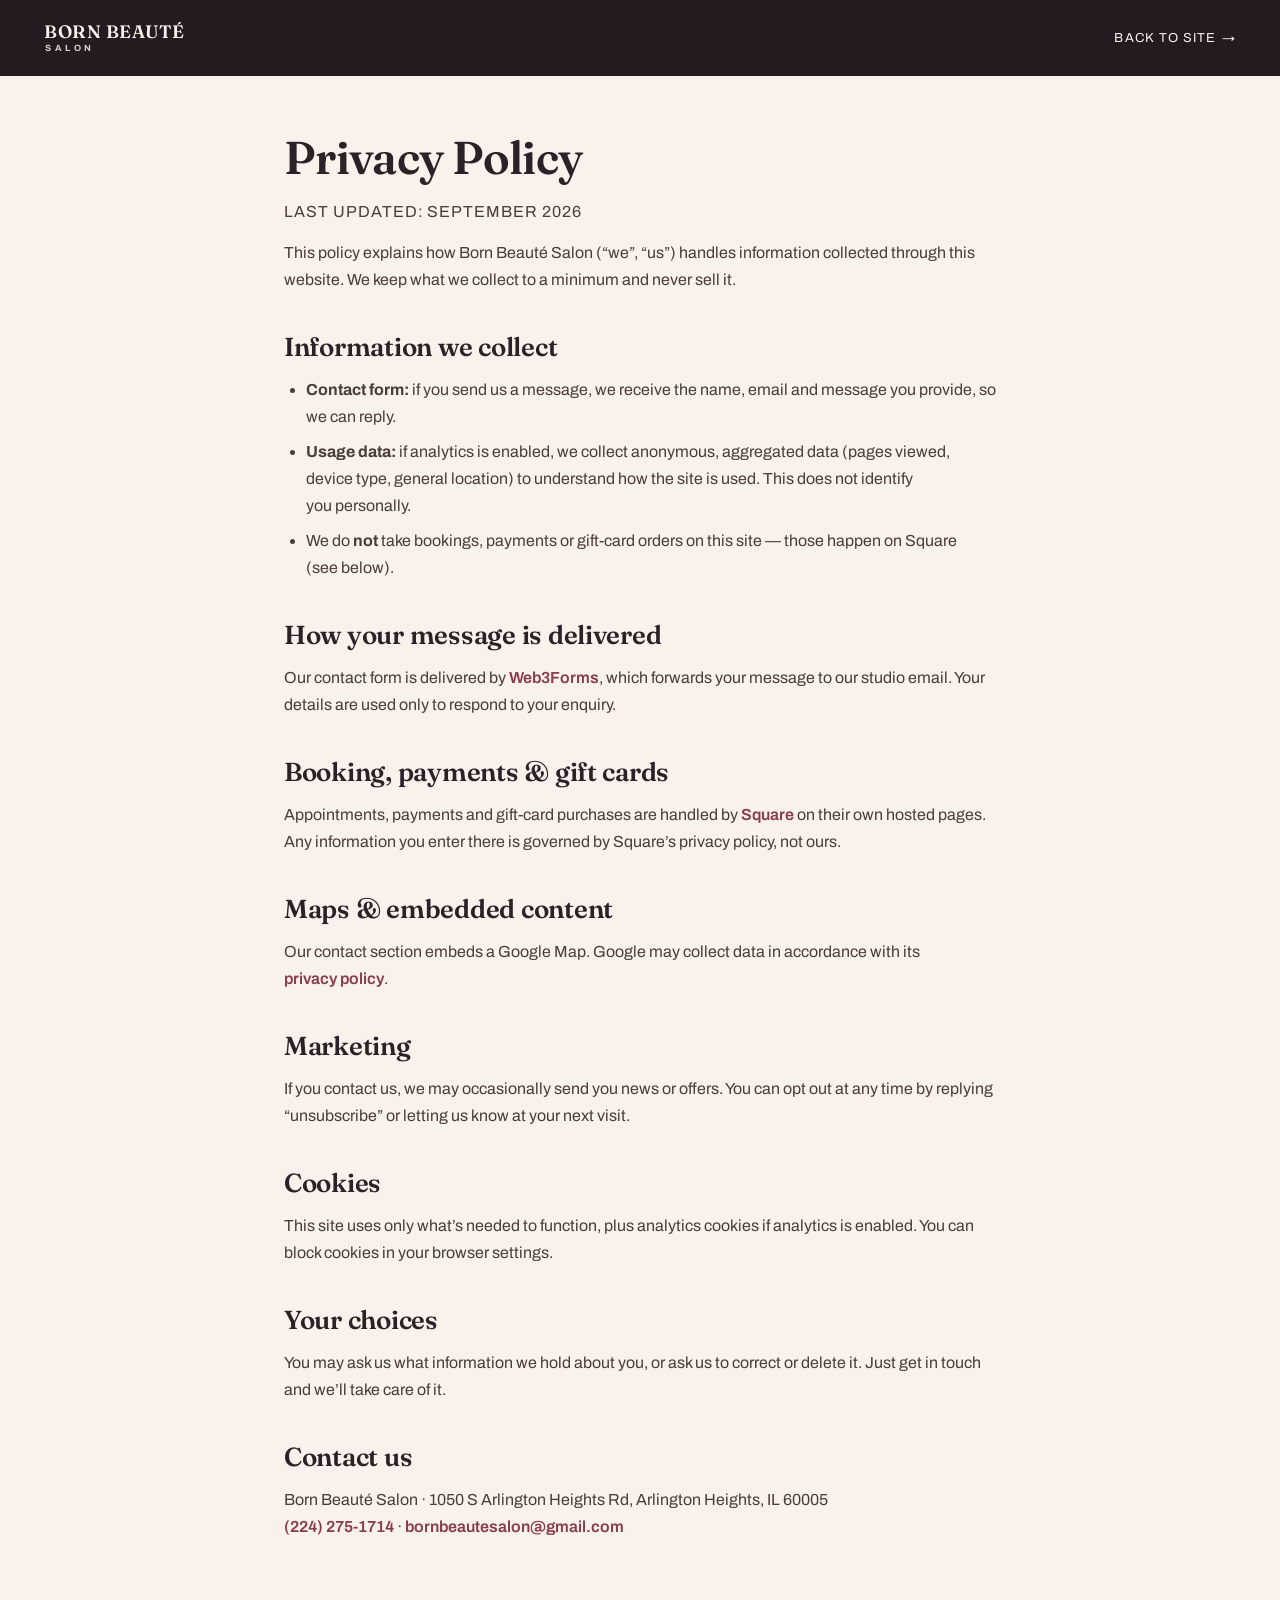
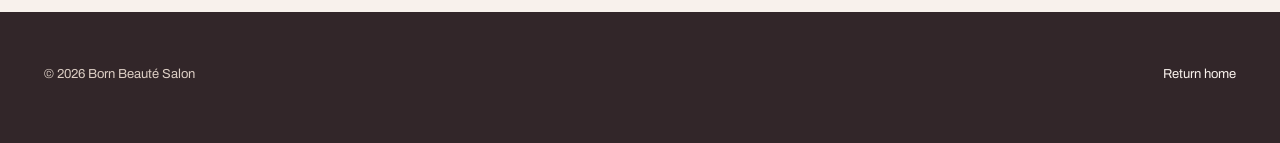
<file: privacy.html>
<!DOCTYPE html>
<html lang="en">
<head>
<meta charset="utf-8">
<meta name="viewport" content="width=device-width, initial-scale=1">
<title>Privacy Policy &mdash; Born Beaut&eacute; Salon</title>
<meta name="description" content="How Born Beaut&eacute; Salon collects, uses and protects your information.">
<meta name="robots" content="noindex, follow">
<meta name="theme-color" content="#141312">
<link rel="icon" href="assets/img/favicon.svg" type="image/svg+xml">
<link rel="preconnect" href="https://fonts.googleapis.com">
<link rel="preconnect" href="https://fonts.gstatic.com" crossorigin>
<link rel="stylesheet" href="assets/css/styles.css?v=4">
<script>document.documentElement.classList.add('js');</script>
<style>
  .legal-header { background: var(--ink-dark); color: var(--color-bg); }
  .legal-header .wrap { display: flex; align-items: center; justify-content: space-between; gap: 16px; min-height: var(--header-h); }
  .legal-main .wrap { max-width: 760px; padding-block: 56px 72px; }
  .legal-main h1 { font-family: var(--font-display); font-weight: 600; font-size: clamp(30px, 5vw, 46px); letter-spacing: -0.015em; }
  .legal-updated { font-size: 13px; letter-spacing: 0.06em; text-transform: uppercase; color: var(--color-neutral-600); margin-top: 12px; }
  .legal-main h2 { font-family: var(--font-display); font-weight: 600; font-size: clamp(20px, 3vw, 26px); letter-spacing: -0.01em; margin-top: 40px; }
  .legal-main p, .legal-main li { font-size: 16px; line-height: 27px; color: var(--color-neutral-800); }
  .legal-main p { margin-top: 14px; }
  .legal-main ul { margin: 14px 0 0; padding-left: 22px; list-style: disc; display: grid; gap: 8px; }
  .legal-main a { font-weight: 600; }
</style>
</head>
<body>

<header class="legal-header">
  <div class="wrap">
    <a class="nav-brand" href="index.html" aria-label="Born Beaut&eacute; Salon — home">
      <span class="brand-name">Born Beaut&eacute;</span>
      <span class="brand-sub">Salon</span>
    </a>
    <a class="link-arrow" href="index.html" style="color: var(--color-bg)">Back to site</a>
  </div>
</header>

<main class="legal-main">
  <div class="wrap">
    <h1>Privacy Policy</h1>
    <p class="legal-updated">Last updated: September 2026</p>

    <p>This policy explains how Born Beaut&eacute; Salon (&ldquo;we&rdquo;, &ldquo;us&rdquo;) handles information collected through this website. We keep what we collect to a minimum and never sell it.</p>

    <h2>Information we collect</h2>
    <ul>
      <li><strong>Contact form:</strong> if you send us a message, we receive the name, email and message you provide, so we can reply.</li>
      <li><strong>Usage data:</strong> if analytics is enabled, we collect anonymous, aggregated data (pages viewed, device type, general location) to understand how the site is used. This does not identify you personally.</li>
      <li>We do <strong>not</strong> take bookings, payments or gift-card orders on this site &mdash; those happen on Square (see below).</li>
    </ul>

    <h2>How your message is delivered</h2>
    <p>Our contact form is delivered by <a href="https://web3forms.com/privacy" target="_blank" rel="noopener noreferrer">Web3Forms</a>, which forwards your message to our studio email. Your details are used only to respond to your enquiry.</p>

    <h2>Booking, payments &amp; gift cards</h2>
    <p>Appointments, payments and gift-card purchases are handled by <a href="https://squareup.com/us/en/legal/general/privacy" target="_blank" rel="noopener noreferrer">Square</a> on their own hosted pages. Any information you enter there is governed by Square&rsquo;s privacy policy, not ours.</p>

    <h2>Maps &amp; embedded content</h2>
    <p>Our contact section embeds a Google Map. Google may collect data in accordance with its <a href="https://policies.google.com/privacy" target="_blank" rel="noopener noreferrer">privacy policy</a>.</p>

    <h2>Marketing</h2>
    <p>If you contact us, we may occasionally send you news or offers. You can opt out at any time by replying &ldquo;unsubscribe&rdquo; or letting us know at your next visit.</p>

    <h2>Cookies</h2>
    <p>This site uses only what&rsquo;s needed to function, plus analytics cookies if analytics is enabled. You can block cookies in your browser settings.</p>

    <h2>Your choices</h2>
    <p>You may ask us what information we hold about you, or ask us to correct or delete it. Just get in touch and we&rsquo;ll take care of it.</p>

    <h2>Contact us</h2>
    <p>Born Beaut&eacute; Salon &middot; 1050 S Arlington Heights Rd, Arlington Heights, IL 60005<br>
    <a href="tel:+12242751714" class="num">(224) 275-1714</a> &middot; <a href="mailto:bornbeautesalon@gmail.com">bornbeautesalon@gmail.com</a></p>
  </div>
</main>

<footer class="site-footer">
  <div class="wrap">
    <div class="footer-bottom" style="border-top: 0; margin-top: 0;">
      <span>&copy; <span id="year">2026</span> Born Beaut&eacute; Salon</span>
      <a href="index.html" style="color: var(--color-bg)">Return home</a>
    </div>
  </div>
</footer>

<script>try{document.getElementById('year').textContent=new Date().getFullYear();}catch(e){}</script>
</body>
</html>
</file>
<file: assets/css/styles.css>
/* ============================================================================
   Born Beaute Salon - implementation of the "Modernist" design system.
   The token block below is copied from the Modernist design system in _ds/,
   which stays the source of truth for the look. Retune there, then mirror here.
   ========================================================================== */

@import url('https://fonts.googleapis.com/css2?family=Archivo:wght@400;600;800&display=swap');
@import url('https://fonts.googleapis.com/css2?family=Fraunces:ital,opsz,wght@0,9..144,400;0,9..144,500;0,9..144,600;0,9..144,700;1,9..144,500;1,9..144,600&display=swap');

:root {
  /* Warm "blush atelier" palette — soft cream ground, rose accent, gold
     secondary. Retuned from the Modernist greys for a softer, editorial feel. */
  --color-bg: #f8f1ec;
  --color-surface: #f1e4dd;
  --color-text: #2b2126;
  --color-accent: #b8556e;
  --color-accent-2: #c79a5c;
  --color-on-accent: #fff; /* WCAG AA: 4.60:1 vs --color-accent, cream was 4.12:1 */
  --color-divider: color-mix(in srgb, #2b2126 24%, transparent);

  --color-neutral-100: #f7efe9;
  --color-neutral-200: #ece0d8;
  --color-neutral-300: #dccec4;
  --color-neutral-400: #c3b2a7;
  --color-neutral-500: #a4928a;
  --color-neutral-600: #716460; /* WCAG AA: darkened from #877772 — 3.82:1 on cream, 3.44:1 on
     --color-surface (Reviews band). #716460 clears both: 5.09:1 cream, 4.57:1 surface */
  --color-neutral-700: #6c5b57;
  --color-neutral-800: #4a3c3a;
  --color-neutral-900: #322629;

  --color-accent-100: #fbeef1;
  --color-accent-200: #f6dae0;
  --color-accent-300: #ecbac6;
  --color-accent-400: #dd93a6;
  --color-accent-500: #cc6f88;
  --color-accent-600: #a5455e;
  --color-accent-700: #883a4e;
  --color-accent-800: #632b39;
  --color-accent-900: #431e28;

  /* Fraunces (soft serif) carries the display headings; Archivo stays on
     labels, buttons, numbers and body for crispness. */
  --font-display: "Fraunces", Georgia, "Times New Roman", serif;
  --font-heading: "Archivo", system-ui, sans-serif;
  --font-heading-weight: 800;
  --font-body: "Archivo", system-ui, sans-serif;

  --space-1: 4px;
  --space-2: 8px;
  --space-3: 12px;
  --space-4: 16px;
  --space-6: 24px;
  --space-8: 32px;

  --radius-md: 10px;
  --radius-lg: 22px;

  --shadow-sm: 0 1px 2px color-mix(in srgb, #322629 12%, transparent);
  --shadow-md: 0 6px 20px color-mix(in srgb, #322629 14%, transparent);
  --shadow-lg: 0 18px 44px color-mix(in srgb, #322629 20%, transparent);

  --ink-dark: #241a1f;
  --rule: 1.5px solid var(--color-divider);
  --wrap: 1240px;
  --gutter: 24px;
  --header-h: 76px;
}

/* --- base ---------------------------------------------------------------- */

*, *::before, *::after { box-sizing: border-box; }

html { scroll-behavior: smooth; scroll-padding-top: calc(var(--header-h) + 16px); }
@media (prefers-reduced-motion: reduce) {
  html { scroll-behavior: auto; }
  *, *::before, *::after { animation-duration: .001ms !important; transition-duration: .001ms !important; }
}

body {
  margin: 0;
  background: var(--color-bg);
  color: var(--color-text);
  font-family: var(--font-body);
  font-size: 15px;
  line-height: 1.55;
  font-weight: 400;
  text-wrap: pretty;
  -webkit-font-smoothing: antialiased;
}

h1, h2, h3, h4, h5, h6 {
  font-family: var(--font-heading);
  font-weight: var(--font-heading-weight);
  line-height: 1.12;
  letter-spacing: -0.015em;
  margin: 0;
}
p { margin: 0; }
img, svg { display: block; max-width: 100%; }
figure { margin: 0; }
ul { margin: 0; padding: 0; list-style: none; }
dl, dd { margin: 0; }

a { color: var(--color-accent-700); text-decoration: none; text-underline-offset: 3px; }
a:hover { color: var(--color-accent); }

:focus { outline: none; }
:focus-visible { outline: 2px solid var(--color-accent); outline-offset: 2px; }
::selection { background: color-mix(in srgb, var(--color-accent) 30%, transparent); }

.grayscale { filter: grayscale(1) contrast(1.08); }
.visually-hidden {
  position: absolute; width: 1px; height: 1px; padding: 0; margin: -1px;
  overflow: hidden; clip: rect(0 0 0 0); white-space: nowrap; border: 0;
}

.skip-link {
  position: absolute; left: 12px; top: -60px; z-index: 200;
  background: var(--color-accent); color: var(--color-on-accent);
  padding: 10px 16px; font-family: var(--font-heading); font-weight: 800; font-size: 14px;
  transition: top .15s ease;
}
.skip-link:focus { top: 12px; color: var(--color-on-accent); }

/* --- shared type --------------------------------------------------------- */

.wrap { max-width: var(--wrap); margin: 0 auto; padding-inline: var(--gutter); }

.kicker {
  display: block; font-size: 13px; line-height: 14px;
  letter-spacing: 0.08em; text-transform: uppercase;
  color: var(--color-accent-700); margin-bottom: 14px;
}
.kicker--light { color: inherit; opacity: .85; }

.h2 {
  font-size: clamp(28px, 3.2vw, 40px); line-height: 1.1;
  letter-spacing: -0.015em; margin-left: -0.02em;
}
.lede { font-size: 16px; line-height: 28px; max-width: 54ch; margin-top: 20px; }
.num { font-feature-settings: "tnum" 1; }
.eyebrow { font-size: 13px; letter-spacing: 0.08em; text-transform: uppercase; }

.hr { height: 2px; border: 0; margin: 0; background: var(--color-divider); }
.section { padding-block: 28px; }
.spacer-56 { height: 28px; }

/* --- buttons ------------------------------------------------------------- */

.btn {
  display: inline-flex; align-items: center; justify-content: center; gap: 6px;
  cursor: pointer; text-decoration: none; white-space: nowrap; flex: none;
  font-family: var(--font-heading); font-weight: var(--font-heading-weight);
  font-size: 14px; line-height: 1.2; color: var(--color-text);
  background: transparent; border: 1px solid transparent;
  padding: var(--space-2) calc(var(--space-3) * 1.2);
  border-radius: var(--radius-md);
  transition: background-color .15s ease, color .15s ease, border-color .15s ease;
}
.btn:disabled { opacity: .45; cursor: not-allowed; }
.btn-primary { background: var(--color-accent); color: var(--color-on-accent); }
.btn-primary:hover { background: var(--color-accent-600); color: var(--color-on-accent); }
.btn-primary:active { background: var(--color-accent-700); }
.btn-secondary { border-color: var(--color-divider); }
.btn-secondary:hover { background: color-mix(in srgb, var(--color-text) 7%, transparent); color: var(--color-text); }
.btn-secondary:active { background: color-mix(in srgb, var(--color-text) 14%, transparent); }
.btn-on-dark { color: var(--color-bg); border: 2px solid var(--color-bg); background: transparent; }
.btn-on-dark:hover { background: var(--color-bg); color: var(--ink-dark); }
.btn-lg { padding: 13px 24px; font-size: 15px; }

.link-arrow {
  font-size: 13px; letter-spacing: 0.08em; text-transform: uppercase;
  display: inline-flex; align-items: center; gap: 6px;
}
.link-arrow::after { content: "\2192"; transition: transform .15s ease; }
.link-arrow:hover::after { transform: translateX(3px); }

/* --- header -------------------------------------------------------------- */

.site-header {
  position: fixed; inset: 0 0 auto; z-index: 100;
  color: var(--color-bg);
  border-bottom: 2px solid rgba(243, 242, 242, 0.35);
  background: transparent;
  transition: background-color .25s ease, border-color .25s ease, box-shadow .25s ease;
}
.site-header.is-stuck {
  background: var(--ink-dark);
  border-bottom-color: rgba(243, 242, 242, 0.18);
  box-shadow: var(--shadow-md);
}

.nav {
  display: flex; align-items: center; gap: var(--space-4);
  max-width: var(--wrap); margin: 0 auto;
  padding: var(--space-3) var(--gutter);
  min-height: var(--header-h);
}
.nav-brand {
  font-family: var(--font-heading); font-weight: 800; font-size: 18px;
  letter-spacing: -0.02em; margin-right: auto; color: inherit;
}
.nav-brand:hover { color: inherit; }
.nav-links { display: flex; align-items: center; gap: var(--space-4); }
.nav-links a {
  color: inherit; font-size: 14px; white-space: nowrap;
  padding-block: 4px; border-bottom: 2px solid transparent;
}
.nav-links a:hover { color: inherit; border-bottom-color: var(--color-accent); }
.nav-links a.is-active { border-bottom-color: var(--color-accent); }
.nav-phone { font-size: 13px; letter-spacing: 0.08em; text-transform: uppercase; white-space: nowrap; color: inherit; }
.nav-phone:hover { color: inherit; }

.cart-btn {
  position: relative; display: inline-flex; align-items: center; gap: 8px;
  background: none; border: 0; cursor: pointer; color: inherit;
  font-family: var(--font-heading); font-weight: 800; font-size: 13px;
  letter-spacing: 0.08em; text-transform: uppercase; padding: 6px 2px;
}
.cart-btn:hover { color: var(--color-accent-400); }
.cart-icon { flex: none; }
.cart-count {
  min-width: 20px; height: 20px; padding-inline: 5px;
  display: inline-grid; place-items: center;
  background: var(--color-accent); color: var(--color-on-accent);
  font-size: 12px; line-height: 1; font-feature-settings: "tnum" 1;
}
.cart-count[hidden] { display: none; }

.nav-toggle {
  display: none; width: 40px; height: 40px; padding: 0;
  background: none; border: 0; cursor: pointer; color: inherit;
}
.nav-toggle span { display: block; width: 22px; height: 2px; background: currentColor; margin: 0 auto; position: relative; transition: background-color .2s ease; }
.nav-toggle span::before, .nav-toggle span::after {
  content: ""; position: absolute; left: 0; width: 22px; height: 2px; background: currentColor;
  transition: transform .2s ease, top .2s ease;
}
.nav-toggle span::before { top: -7px; }
.nav-toggle span::after { top: 7px; }
.nav-toggle[aria-expanded="true"] span { background: transparent; }
.nav-toggle[aria-expanded="true"] span::before { top: 0; transform: rotate(45deg); }
.nav-toggle[aria-expanded="true"] span::after { top: 0; transform: rotate(-45deg); }

@media (max-width: 1140px) {
  .nav-phone { display: none; }
}
@media (max-width: 900px) {
  .nav-toggle { display: block; order: 3; }
  .nav-links {
    position: fixed; inset: var(--header-h) 0 auto; display: block;
    background: var(--ink-dark); padding: 8px var(--gutter) 24px;
    border-bottom: 2px solid rgba(243, 242, 242, 0.2);
    transform: translateY(-8px); opacity: 0; pointer-events: none;
    transition: opacity .18s ease, transform .18s ease;
    max-height: calc(100vh - var(--header-h)); overflow-y: auto;
  }
  .nav-links.is-open { opacity: 1; transform: none; pointer-events: auto; }
  .nav-links a { display: block; padding: 14px 0; font-size: 17px; border-bottom: 1px solid rgba(243, 242, 242, 0.15); }
  .nav-links a:hover, .nav-links a.is-active { border-bottom-color: rgba(243, 242, 242, 0.15); color: var(--color-accent-400); }
  .nav .btn-primary { order: 2; }
  .nav .cart-btn { order: 1; }
}
@media (max-width: 620px) {
  .nav .btn-primary span { display: none; }
  .nav .btn-primary::after { content: "Book"; }
  .cart-btn-label { display: none; }
}

/* --- hero ---------------------------------------------------------------- */

.hero { position: relative; background: var(--color-neutral-900); overflow: hidden; }
.hero-media { position: absolute; inset: 0; }
.hero-media img,
.hero-media video { width: 100%; height: 100%; object-fit: cover; display: block; }
.hero-media::after {
  content: ""; position: absolute; inset: 0; pointer-events: none;
  background: linear-gradient(100deg, rgba(20, 19, 18, .88) 0%, rgba(20, 19, 18, .72) 38%, rgba(20, 19, 18, .28) 68%, rgba(20, 19, 18, .15) 100%);
}
.hero-scrim {
  position: absolute; inset: 0 0 auto; height: 190px; z-index: 1; pointer-events: none;
  background: linear-gradient(to bottom, rgba(20, 19, 18, .82) 0%, rgba(20, 19, 18, .6) 55%, rgba(20, 19, 18, 0) 100%);
}

.hero-body {
  position: relative; z-index: 2; color: var(--color-bg);
  min-height: 100vh; min-height: 100svh; /* full-screen hero */
  display: flex; flex-direction: column; justify-content: flex-end;
  padding-top: calc(var(--header-h) + 48px);
  text-align: left;
}
/* Pin the hero copy to the left edge instead of the centered page column, so
   on wide/full-screen displays the text reads as left-aligned, not centered. */
.hero-body > .wrap {
  max-width: 1400px;
  margin-inline: 0 auto;
  padding-inline: clamp(24px, 5vw, 72px);
}
.hero-eyebrow { display: block; margin-bottom: 22px; }
.hero h1 {
  font-size: clamp(44px, 7.4vw, 92px); line-height: 1.02;
  letter-spacing: -0.03em; margin-left: -0.05em;
}
.hero h1 span { display: block; }
.hero-copy { font-size: 17px; line-height: 28px; max-width: 42ch; margin-top: 32px; }
.hero-actions { display: flex; gap: 12px; flex-wrap: wrap; margin-top: 32px; }

.stats {
  display: grid; grid-template-columns: repeat(3, auto); justify-content: start;
  gap: 14px 56px; margin-top: 56px;
  border-top: 2px solid rgba(243, 242, 242, 0.35); padding: 28px 0 40px;
}
.stat-value { font-family: var(--font-heading); font-weight: 800; font-size: 34px; line-height: 40px; margin-left: -0.045em; }
.stat-label { font-size: 13px; line-height: 14px; letter-spacing: 0.08em; text-transform: uppercase; margin-top: 10px; }

@media (max-width: 620px) {
  .hero-body { min-height: 0; padding-top: calc(var(--header-h) + 32px); }
  .stats { gap: 22px 36px; grid-template-columns: repeat(2, auto); }
}

/* --- about --------------------------------------------------------------- */

.about {
  display: grid; grid-template-columns: minmax(0, 5fr) minmax(0, 7fr);
  gap: 28px clamp(24px, 5vw, 88px); align-items: start;
}
.about-media img { width: 100%; aspect-ratio: 4 / 3; object-fit: cover; background: var(--color-surface); }
.about .lede { max-width: 52ch; margin-top: 24px; }

.feature-grid {
  display: grid; grid-template-columns: repeat(auto-fit, minmax(200px, 1fr));
  margin-top: 32px; border-top: var(--rule);
}
.feature { border-bottom: var(--rule); padding: 18px 0; }
.feature h3 { font-size: 15px; line-height: 20px; letter-spacing: 0; }
.feature p { font-size: 14px; line-height: 22px; color: var(--color-neutral-700); margin: 6px 24px 0 0; }

@media (max-width: 860px) {
  .about { grid-template-columns: 1fr; }
}

/* --- services ------------------------------------------------------------ */

/* 340px keeps the track count at 3 / 2 / 1, so the six cards always fill
   their rows and the divider background is never left showing through. */
/* Per-card borders (not a shared-background gap trick) so an incomplete
   last row leaves empty page background, never a stray coloured block. */
.service-grid {
  display: grid; grid-template-columns: repeat(auto-fit, minmax(340px, 1fr));
  margin-top: 40px; border-top: var(--rule); border-left: var(--rule);
}
.service {
  background: var(--color-bg); padding: 28px 24px 24px;
  display: flex; flex-direction: column; gap: 10px;
  border-right: var(--rule); border-bottom: var(--rule);
}
.service-top { display: flex; align-items: baseline; justify-content: space-between; gap: 16px; }
.service-num {
  font-family: var(--font-heading); font-weight: 800; font-size: 13px; line-height: 14px;
  letter-spacing: 0.08em; text-transform: uppercase; color: var(--color-accent-700);
  font-feature-settings: "tnum" 1;
}
.service-dot { width: 10px; height: 10px; background: var(--color-accent); flex: none; transition: transform .2s ease; }
.service:hover .service-dot { transform: scale(1.6); }
.service h3 { font-size: 24px; line-height: 28px; letter-spacing: -0.01em; margin-top: 14px; }
.service-blurb { font-size: 15px; line-height: 24px; color: var(--color-neutral-700); max-width: 34ch; }
.service-foot {
  display: flex; align-items: baseline; justify-content: space-between; gap: 16px;
  margin-top: auto; padding-top: 14px; border-top: var(--rule);
}
.service-price { font-family: var(--font-heading); font-weight: 800; font-size: 17px; line-height: 22px; font-feature-settings: "tnum" 1; }

/* --- price list ---------------------------------------------------------- */

/* Balanced multi-column flow, not a row-locked grid: menu lists range from 6
   to 15 rows, and a grid forces every item in a row to match its tallest
   neighbour — e.g. 6-row Haircuts stretched to match 15-row Colour Service,
   leaving a big empty gap underneath. Columns let each group keep its own
   natural height and the browser balances the columns instead. */
.price-groups {
  columns: 3 320px; column-gap: clamp(32px, 6vw, 96px); column-fill: balance;
  margin-top: 44px;
}
.price-group {
  break-inside: avoid-column; margin-bottom: 40px;
}
.price-group h3 {
  font-size: 13px; line-height: 14px; letter-spacing: 0.08em; text-transform: uppercase;
  margin-bottom: 18px; padding-bottom: 14px; border-bottom: var(--rule);
}
.price-row { display: flex; align-items: baseline; gap: 8px; padding: 9px 0; }
.price-row dt { font-size: 15.5px; line-height: 24px; flex: none; }
.price-row dd { font-family: var(--font-heading); font-weight: 800; font-size: 15.5px; line-height: 24px; flex: none; font-feature-settings: "tnum" 1; }
.price-lead { flex: 1; border-bottom: 1px dotted var(--color-divider); transform: translateY(-4px); }

/* --- testimonials -------------------------------------------------------- */

.quote-grid {
  display: grid; grid-template-columns: repeat(auto-fit, minmax(280px, 1fr));
  gap: 40px clamp(32px, 5vw, 72px); margin-top: 8px;
}
.quote { border-top: var(--rule); padding-top: 24px; }
.quote blockquote {
  font-family: var(--font-heading); font-weight: 800; font-size: 21px; line-height: 30px;
  letter-spacing: -0.01em; margin: 0;
}
.quote figcaption { display: flex; align-items: center; gap: 12px; margin-top: 24px; }
.quote figcaption img { width: 44px; height: 44px; border-radius: 50%; object-fit: cover; flex: none; background: var(--color-surface); }
.quote-name { display: block; font-size: 14px; line-height: 18px; font-family: var(--font-heading); font-weight: 800; }
.quote-stars { display: block; font-size: 13px; line-height: 18px; letter-spacing: 0.08em; color: var(--color-accent-700); }

/* --- booking ------------------------------------------------------------- */

.book { background: var(--color-accent); color: var(--color-on-accent); }
.book .wrap { padding-block: 42px; }
.book h2 {
  font-size: clamp(34px, 4.2vw, 56px); line-height: 1.06;
  letter-spacing: -0.015em; margin-left: -0.058em;
}
.book h2 span { display: block; }
.book-meta { display: flex; align-items: center; gap: 24px; flex-wrap: wrap; margin-top: 36px; }
.book-phone { font-family: var(--font-heading); font-weight: 800; font-size: 24px; line-height: 32px; color: var(--color-on-accent); font-feature-settings: "tnum" 1; }
.book-phone:hover { color: var(--color-on-accent); text-decoration: underline; }

.book-layout {
  display: grid; grid-template-columns: minmax(0, 5fr) minmax(0, 7fr);
  gap: 40px clamp(24px, 5vw, 88px); align-items: start;
  margin-top: 56px; padding-top: 48px; border-top: 2px solid rgba(243, 242, 242, 0.4);
}
.book-layout h3 { font-size: 22px; line-height: 28px; }
.book-layout .book-intro p { font-size: 15px; line-height: 26px; margin-top: 14px; max-width: 40ch; }
.book-hours { margin-top: 24px; display: grid; gap: 6px; font-size: 14px; line-height: 22px; font-feature-settings: "tnum" 1; }

.form-grid { display: grid; grid-template-columns: repeat(2, minmax(0, 1fr)); gap: 20px; }
.field { display: block; }
.field--full { grid-column: 1 / -1; }
.field > span {
  display: block; font-size: 13px; letter-spacing: 0.08em; text-transform: uppercase;
  margin-bottom: 8px;
}
.input {
  width: 100%; min-height: 46px; padding: 10px 12px; font: inherit; font-size: 15px;
  color: var(--color-bg); caret-color: var(--color-bg);
  background: rgba(20, 19, 18, 0.14);
  border: 2px solid rgba(243, 242, 242, 0.55); border-radius: 0;
  color-scheme: dark; /* native date picker + select popup follow the field */
  transition: border-color .15s ease, background-color .15s ease;
}
.input::placeholder { color: rgba(243, 242, 242, 0.65); }
.input:hover { border-color: rgba(243, 242, 242, 0.85); }
.input:focus { border-color: var(--color-bg); background: rgba(20, 19, 18, 0.22); outline: none; }
.input:focus-visible { outline: 2px solid var(--color-bg); outline-offset: 2px; }
select.input {
  appearance: none;
  background-image: linear-gradient(45deg, transparent 50%, currentColor 50%), linear-gradient(135deg, currentColor 50%, transparent 50%);
  background-position: calc(100% - 20px) 21px, calc(100% - 14px) 21px;
  background-size: 6px 6px; background-repeat: no-repeat;
}
select.input option { color: var(--color-text); background: var(--color-bg); }
textarea.input { min-height: 108px; resize: vertical; }
.input[aria-invalid="true"] { border-color: #ffdad2; background: rgba(20, 19, 18, 0.3); }
/* overrides the uppercase label styling above - error copy reads as a sentence */
.field > span.field-error {
  display: block; font-size: 13.5px; line-height: 18px;
  margin: 7px 0 0; text-transform: none; letter-spacing: 0;
}
.field > span.field-error::before { content: "\2717\00a0"; }
.field > span.field-error:empty { display: none; }

.form-foot { display: flex; align-items: center; gap: 20px; flex-wrap: wrap; margin-top: 28px; }
.form-fine { font-size: 13px; line-height: 20px; opacity: .9; max-width: 44ch; }
.form-status {
  grid-column: 1 / -1; margin-top: 4px; padding: 16px 18px;
  background: rgba(20, 19, 18, 0.22); border-left: 4px solid var(--color-bg);
  font-size: 15px; line-height: 24px;
}
.form-status[hidden] { display: none; }

@media (max-width: 860px) {
  .book-layout { grid-template-columns: 1fr; }
  .form-grid { grid-template-columns: 1fr; }
  .book .wrap { padding-block: 32px; }
}

/* --- shop ---------------------------------------------------------------- */

.shop-head { display: flex; align-items: baseline; justify-content: space-between; gap: 24px; flex-wrap: wrap; }
.product-grid {
  display: grid; grid-template-columns: repeat(auto-fit, minmax(220px, 1fr));
  gap: 32px clamp(24px, 3vw, 40px); margin-top: 40px;
}
.product { display: flex; flex-direction: column; gap: 14px; }
.product-media { overflow: hidden; background: var(--color-surface); }
.product-media img { width: 100%; aspect-ratio: 1 / 1; object-fit: cover; transition: transform .3s ease; }
.product:hover .product-media img { transform: scale(1.04); }
.product-info { border-top: var(--rule); padding-top: 12px; }
.product-name { font-family: var(--font-heading); font-weight: 800; font-size: 16px; line-height: 22px; }
.product-kind { font-size: 13px; line-height: 18px; letter-spacing: 0.04em; text-transform: uppercase; color: var(--color-neutral-700); margin-top: 4px; }
.product-foot { display: flex; align-items: center; justify-content: space-between; gap: 12px; margin-top: auto; }
.product-price { font-family: var(--font-heading); font-weight: 800; font-size: 16px; font-feature-settings: "tnum" 1; }

/* --- cart drawer --------------------------------------------------------- */

.drawer-backdrop {
  position: fixed; inset: 0; z-index: 150; background: rgba(20, 19, 18, 0.55);
  opacity: 0; pointer-events: none; transition: opacity .2s ease;
}
.drawer-backdrop.is-open { opacity: 1; pointer-events: auto; }

.drawer {
  position: fixed; top: 0; right: 0; bottom: 0; z-index: 160;
  width: min(420px, 100%); background: var(--color-bg);
  display: flex; flex-direction: column;
  transform: translateX(100%); transition: transform .25s ease;
  box-shadow: var(--shadow-lg);
}
.drawer.is-open { transform: none; }
.drawer-head {
  display: flex; align-items: center; justify-content: space-between; gap: 16px;
  padding: 22px var(--space-6); border-bottom: var(--rule);
}
.drawer-head h2 { font-size: 20px; }
.drawer-close { background: none; border: 0; cursor: pointer; font-size: 26px; line-height: 1; color: var(--color-text); padding: 2px 8px; }
.drawer-close:hover { color: var(--color-accent); }
.drawer-body { flex: 1; overflow-y: auto; padding: var(--space-6); }
.drawer-empty { font-size: 15px; line-height: 24px; color: var(--color-neutral-700); }
.cart-line { display: grid; grid-template-columns: 56px 1fr auto; gap: 14px; align-items: start; padding: 16px 0; border-bottom: 1px solid var(--color-divider); }
.cart-line:first-child { padding-top: 0; }
.cart-line img { width: 56px; height: 56px; object-fit: cover; background: var(--color-surface); }
.cart-line-name { font-family: var(--font-heading); font-weight: 800; font-size: 15px; line-height: 20px; }
.cart-line-kind { font-size: 12px; letter-spacing: 0.04em; text-transform: uppercase; color: var(--color-neutral-700); margin-top: 2px; }
.qty { display: inline-flex; align-items: center; border: 1px solid var(--color-divider); margin-top: 8px; }
.qty button { width: 28px; height: 28px; background: none; border: 0; cursor: pointer; font-size: 16px; line-height: 1; color: var(--color-text); }
.qty button:hover { background: color-mix(in srgb, var(--color-text) 8%, transparent); }
.qty span { min-width: 28px; text-align: center; font-size: 14px; font-feature-settings: "tnum" 1; }
.cart-line-price { font-family: var(--font-heading); font-weight: 800; font-size: 15px; font-feature-settings: "tnum" 1; }
.drawer-foot { border-top: var(--rule); padding: var(--space-6); display: grid; gap: 14px; }
.cart-total { display: flex; align-items: baseline; justify-content: space-between; font-family: var(--font-heading); font-weight: 800; font-size: 18px; font-feature-settings: "tnum" 1; }
.drawer-note { font-size: 13px; line-height: 20px; color: var(--color-neutral-700); }

.toast {
  position: fixed; left: 50%; bottom: 28px; z-index: 170; transform: translate(-50%, 20px);
  background: var(--ink-dark); color: var(--color-bg);
  padding: 12px 20px; font-size: 14px;
  opacity: 0; pointer-events: none; transition: opacity .2s ease, transform .2s ease;
}
.toast.is-visible { opacity: 1; transform: translate(-50%, 0); }

/* --- footer -------------------------------------------------------------- */

.site-footer { background: var(--color-neutral-900); color: var(--color-bg); }
.site-footer .wrap { padding-block: 32px 14px; }
.footer-grid { display: grid; grid-template-columns: repeat(auto-fit, minmax(200px, 1fr)); gap: 40px clamp(24px, 4vw, 64px); }
.footer-brand { font-family: var(--font-heading); font-weight: 800; font-size: 22px; letter-spacing: -0.02em; }
.footer-about { font-size: 14px; line-height: 24px; margin-top: 16px; max-width: 30ch; color: var(--color-neutral-200); }
.footer-social { display: flex; gap: 16px; margin-top: 20px; font-size: 13px; letter-spacing: 0.08em; text-transform: uppercase; }
.footer-col h2 { font-size: 13px; font-weight: 400; letter-spacing: 0.08em; text-transform: uppercase; color: var(--color-neutral-300); margin-bottom: 16px; font-family: var(--font-body); }
.footer-col ul { display: grid; gap: 8px; font-size: 14px; line-height: 20px; }
.site-footer a { color: var(--color-bg); }
.site-footer a:hover { color: var(--color-accent-400); }
.footer-muted { color: var(--color-neutral-300); }
.footer-bottom {
  display: flex; align-items: center; justify-content: space-between; gap: 16px; flex-wrap: wrap;
  margin-top: 48px; border-top: 2px solid var(--color-neutral-700); padding-top: 20px;
  font-size: 13px; color: var(--color-neutral-300);
}

/* --- back to top --------------------------------------------------------- */

.to-top {
  position: fixed; right: 20px; bottom: 20px; z-index: 90;
  width: 46px; height: 46px; display: grid; place-items: center;
  background: var(--ink-dark); color: var(--color-bg);
  border: 0; cursor: pointer; font-size: 18px;
  opacity: 0; pointer-events: none; transform: translateY(8px);
  transition: opacity .2s ease, transform .2s ease, background-color .15s ease;
}
.to-top.is-visible { opacity: 1; pointer-events: auto; transform: none; }
.to-top:hover { background: var(--color-accent); }

/* --- reveal on scroll ---------------------------------------------------- */

/* Scoped to .js so the page still shows every section if the script never runs. */
.js .reveal { opacity: 0; transform: translateY(14px); transition: opacity .5s ease, transform .5s ease; }
.js .reveal.is-in { opacity: 1; transform: none; }
@media (prefers-reduced-motion: reduce) { .js .reveal { opacity: 1; transform: none; } }

@media print {
  .site-header, .to-top, .drawer, .drawer-backdrop, .hero-media, .toast { display: none !important; }
  body { background: #fff; }
}

/* ============================================================================
   Real-content components (Arlington Heights rebuild)
   Booking + shop moved to external Square; added team, gift, contact, menu
   durations, and a floating "Text us" action.
   ========================================================================== */

/* --- full menu: appointment durations ------------------------------------ */

.menu-dur {
  display: block; font-family: var(--font-body); font-weight: 400;
  font-size: 12px; line-height: 16px; letter-spacing: 0.04em; text-transform: uppercase;
  color: var(--color-neutral-600); margin-top: 3px;
}
.price-row { align-items: baseline; }
.price-row dt { font-family: var(--font-body); }
.menu-note {
  margin-top: 16px; font-size: 13px; line-height: 20px;
  color: var(--color-neutral-700); max-width: 44ch;
}

/* --- team ---------------------------------------------------------------- */

/* Per-card borders, same reasoning as .service-grid above. */
.team-grid {
  display: grid; grid-template-columns: repeat(auto-fit, minmax(280px, 1fr));
  margin-top: 40px; border-top: var(--rule); border-left: var(--rule);
}
.member {
  background: var(--color-bg); padding: 28px 24px;
  display: flex; flex-direction: column; gap: 12px;
  border-right: var(--rule); border-bottom: var(--rule);
}
.avatar {
  width: 56px; height: 56px; flex: none; display: grid; place-items: center;
  background: var(--ink-dark); color: var(--color-bg);
  font-family: var(--font-heading); font-weight: 800; font-size: 18px; letter-spacing: 0.02em;
}
.avatar::after { content: attr(data-initials); }
.member:nth-child(3n+2) .avatar { background: var(--color-accent); }
.member:nth-child(3n) .avatar { background: var(--color-neutral-700); }
.member-name { font-family: var(--font-heading); font-weight: 800; font-size: 19px; line-height: 24px; letter-spacing: -0.01em; }
.member-role { font-size: 12px; letter-spacing: 0.08em; text-transform: uppercase; color: var(--color-accent-700); margin-top: -6px; }
.member-bio { font-size: 14px; line-height: 22px; color: var(--color-neutral-700); }

/* --- book band: supporting line ------------------------------------------ */

.book-sub { font-size: 16px; line-height: 26px; max-width: 52ch; margin-top: 20px; }

/* gift-card styles now live in the "Gift card 3D showcase" block near the end */

/* --- contact ------------------------------------------------------------- */

.contact-layout {
  display: grid; grid-template-columns: minmax(0, 7fr) minmax(0, 5fr);
  gap: 40px clamp(24px, 5vw, 72px); align-items: start; margin-top: 40px;
}
.contact-info { display: grid; gap: 28px; }
.info-block h3 { font-size: 13px; letter-spacing: 0.08em; text-transform: uppercase; color: var(--color-accent-700); margin-bottom: 10px; }
.info-block p { font-size: 16px; line-height: 26px; }
.info-block .link-arrow { margin-top: 10px; }
.hours { display: grid; gap: 8px; }
.hours > div { display: flex; align-items: baseline; gap: 12px; }
.hours dt { font-size: 15px; min-width: 96px; }
.hours dd { font-family: var(--font-heading); font-weight: 800; font-size: 15px; }

.map { margin-top: 44px; border: var(--rule); background: var(--color-surface); }
.map iframe { display: block; width: 100%; height: 380px; border: 0; filter: grayscale(1) contrast(1.05); }

@media (max-width: 860px) {
  .contact-layout { grid-template-columns: 1fr; }
  .map iframe { height: 300px; }
}

/* --- form: light theme (contact lives on the page ground, not the band) --- */

.contact-form .form-grid { grid-template-columns: 1fr; gap: 18px; }
.contact-form .field > span { color: var(--color-neutral-700); }
.contact-form .input {
  color: var(--color-text); caret-color: var(--color-accent);
  background: var(--color-surface);
  border: 2px solid var(--color-divider); color-scheme: light;
}
.contact-form .input::placeholder { color: var(--color-neutral-500); }
.contact-form .input:hover { border-color: color-mix(in srgb, var(--color-text) 55%, transparent); }
.contact-form .input:focus { border-color: var(--color-accent); background: var(--color-bg); }
.contact-form .input:focus-visible { outline: 2px solid var(--color-accent); }
.contact-form textarea.input { min-height: 140px; }
.contact-form .field > span.field-error { color: var(--color-accent-700); }
.contact-form .form-status {
  background: var(--color-accent-100); border-left: 4px solid var(--color-accent);
  color: var(--color-accent-900);
}
.contact-form .form-status.is-error {
  background: #fbe9e6; border-left-color: #c0392b; color: #7a2018;
}
.contact-form .form-fine { color: var(--color-neutral-600); opacity: 1; }

/* --- floating: text us + back to top ------------------------------------- */

.textus {
  position: fixed; right: 20px; bottom: 20px; z-index: 95;
  display: inline-flex; align-items: center; gap: 8px;
  background: var(--color-accent); color: var(--color-on-accent);
  padding: 12px 18px; font-family: var(--font-heading); font-weight: 800;
  font-size: 14px; box-shadow: var(--shadow-md);
  transition: background-color .15s ease, transform .15s ease;
}
.textus:hover { background: var(--color-accent-600); color: var(--color-on-accent); transform: translateY(-1px); }
.textus svg { display: block; }

/* lift the back-to-top button clear of the Text us pill */
.to-top { bottom: 78px; }

/* keep the fixed Text us pill from covering the last footer line */
.footer-bottom { padding-bottom: 44px; }
@media (max-width: 560px) {
  .footer-bottom { padding-bottom: 64px; }
}

@media (max-width: 560px) {
  .textus span { display: none; }
  .textus { padding: 14px; }
}

/* ============================================================================
   Atelier layer — artistic / editorial art-direction on top of the system.
   Warm palette (tokens above) + Fraunces display serif + softer geometry.
   ========================================================================== */

/* --- display serif on the headlines that carry the mood ------------------ */

h1, h2, h3, h4, h5, h6 { font-optical-sizing: auto; }

.hero h1,
.h2,
.book h2,
.service h3,
.member-name,
.gcard-brand {
  font-family: var(--font-display);
  font-weight: 600;
  letter-spacing: -0.01em;
}
.hero h1 { font-weight: 600; letter-spacing: -0.015em; }
.hero h1 .ital { font-style: italic; font-weight: 500; }
.service h3 { font-weight: 600; }
.member-name { font-weight: 600; letter-spacing: -0.005em; }

/* brand wordmark reads as a little logotype */
.nav-brand, .footer-brand {
  font-family: var(--font-display); font-style: italic; font-weight: 600; letter-spacing: 0;
}

/* --- softer geometry ----------------------------------------------------- */

.btn { border-radius: 999px; }
.input { border-radius: 12px; }
.avatar { border-radius: 50%; }
.service-dot { border-radius: 50%; background: var(--color-accent-2); }

/* warm, editorial tone on the photography instead of flat grey */
.grayscale { filter: grayscale(1) sepia(0.6) saturate(1.55) hue-rotate(302deg) brightness(1.03) contrast(0.98); }

/* arched top on the studio photo — a salon/editorial motif */
.about-media img { border-radius: 150px 150px 16px 16px; }

.map { border-radius: var(--radius-lg); overflow: hidden; }

/* a lighter, quieter section rule */
.hr { height: 1.5px; }

/* ============================================================================
   Gift card 3D showcase — a decorative fanned card stack. No inputs, no values;
   navigation is the only interactive element, and one CTA links out to Square.
   ========================================================================== */

.gift-head { text-align: center; max-width: 640px; margin: 0 auto; }
.gift-head .kicker { margin-inline: auto; }

.gcard-slider {
  --gcard-w: clamp(280px, 66vw, 384px);
  --gcard-h: calc(var(--gcard-w) / 1.586);
  position: relative; margin-top: 46px;
}
.gcard-slider:focus-visible { outline: 2px solid var(--color-accent); outline-offset: 8px; border-radius: var(--radius-lg); }

.gcard-stage {
  position: relative; margin-inline: auto; max-width: 560px;
  height: calc(var(--gcard-h) * 1.55);
  perspective: 1600px;
}

.gcard {
  position: absolute; top: 50%; left: 50%;
  width: var(--gcard-w); height: var(--gcard-h);
  border: 0; padding: 0; background: none;
  transform-style: preserve-3d; cursor: pointer;
  transition: transform .55s cubic-bezier(.22,.7,.24,1.02), opacity .5s ease, filter .5s ease;
}
/* fanned positions relative to the front card (data-pos set by JS) */
.gcard[data-pos="0"] { transform: translate(-50%, -50%) translateZ(0) rotateY(0) scale(1); opacity: 1; z-index: 3; cursor: default; }
.gcard[data-pos="1"] { transform: translate(-31%, -61%) translateZ(-140px) rotateX(6deg) rotateY(-16deg) scale(.9); opacity: .95; z-index: 2; filter: brightness(.92); }
.gcard[data-pos="2"] { transform: translate(-18%, -71%) translateZ(-260px) rotateX(9deg) rotateY(-20deg) scale(.82); opacity: .78; z-index: 1; filter: brightness(.84); }

.gcard-face {
  position: absolute; inset: 0; border-radius: 20px; overflow: hidden;
  color: #fdeef1; padding: clamp(18px, 6%, 26px);
  display: flex; flex-direction: column; justify-content: space-between;
  background: var(--gcard-grad);
  box-shadow: 0 18px 40px rgba(43,33,38,.28), inset 0 0 0 1px rgba(255,255,255,.14);
}
.gcard[data-pos="0"] .gcard-face { box-shadow: 0 32px 64px rgba(43,33,38,.42), inset 0 0 0 1px rgba(255,255,255,.18); }

/* on-brand gradient variants (mauve → terracotta family) */
.gcard--birthday { --gcard-grad: linear-gradient(145deg, #b8556e 0%, #8b3a5c 48%, #c9714a 122%); }
.gcard--thanks   { --gcard-grad: linear-gradient(150deg, #9c4a68 0%, #632b39 55%, #b8556e 125%); }
.gcard--holiday  { --gcard-grad: linear-gradient(150deg, #c9714a 0%, #8f3a51 60%, #c79a5c 128%); }

.gcard-face::after {
  content: ""; position: absolute; inset: 0; pointer-events: none;
  background: radial-gradient(130% 85% at 82% -12%, rgba(255,255,255,.24), transparent 55%);
}
.gcard-pattern {
  position: absolute; inset: 0; pointer-events: none; opacity: .5;
  background-image: radial-gradient(rgba(255,255,255,.16) 1px, transparent 1.6px);
  background-size: 15px 15px;
}
.gcard-icon { position: absolute; right: -4%; top: 26%; width: 46%; height: auto; color: #fff; opacity: .16; }

.gcard-row { position: relative; z-index: 1; display: flex; align-items: center; justify-content: space-between; gap: 12px; }
.gcard-row-bottom { align-items: flex-end; }
.gcard-brand { font-family: var(--font-display); font-weight: 600; font-size: clamp(19px, 4.8vw, 23px); letter-spacing: -0.01em; }
.gcard-kind { font-family: var(--font-heading); font-weight: 800; font-size: 10px; letter-spacing: 0.18em; text-transform: uppercase; opacity: .82; white-space: nowrap; }
.gcard-occasion { font-family: var(--font-display); font-weight: 600; font-size: clamp(20px, 5.2vw, 26px); letter-spacing: -0.01em; }
.gcard-chip {
  width: 42px; height: 31px; border-radius: 6px; position: relative; flex: none;
  background: linear-gradient(135deg, #e6c98a, #c79a5c); box-shadow: inset 0 0 0 1px rgba(255,255,255,.3);
}
.gcard-chip::before { content: ""; position: absolute; inset: 7px 5px; border: 1px solid rgba(36,26,31,.35); border-radius: 3px; }

.gcard-arrow {
  position: absolute; top: 50%; transform: translateY(-50%); z-index: 6;
  width: 48px; height: 48px; border-radius: 50%;
  border: 1.5px solid var(--color-divider); background: var(--color-bg);
  color: var(--color-text); font-size: 22px; line-height: 1; cursor: pointer;
  display: grid; place-items: center;
  transition: border-color .15s ease, color .15s ease, background-color .15s ease;
}
.gcard-arrow:hover { border-color: var(--color-accent); color: var(--color-accent); }
.gcard-prev { left: 0; }
.gcard-next { right: 0; }
@media (max-width: 600px) { .gcard-arrow { width: 42px; height: 42px; font-size: 19px; } }

.gcard-dots { display: flex; justify-content: center; gap: 10px; margin-top: 30px; }
.gcard-dots button {
  width: 9px; height: 9px; border-radius: 999px; border: 0; padding: 0; cursor: pointer;
  background: color-mix(in srgb, var(--color-text) 22%, transparent);
  transition: background-color .2s ease, width .2s ease;
}
.gcard-dots button:hover { background: color-mix(in srgb, var(--color-text) 42%, transparent); }
.gcard-dots button[aria-selected="true"] { background: var(--color-accent); width: 26px; }

.gift-cta { text-align: center; max-width: 560px; margin: 34px auto 0; }
.gift-note { font-size: 15px; line-height: 24px; color: var(--color-neutral-700); margin-bottom: 20px; }

@media (max-width: 560px) {
  .gcard[data-pos="1"] { transform: translate(-36%, -60%) translateZ(-110px) rotateX(5deg) rotateY(-13deg) scale(.9); }
  .gcard[data-pos="2"] { transform: translate(-26%, -68%) translateZ(-210px) rotateX(7deg) rotateY(-16deg) scale(.83); }
}

/* ============================================================================
   Requested tweaks — bolder nav, real studio portrait, Google-coloured badge.
   ========================================================================== */

/* bolder, more prominent primary navigation */
.nav-links a { font-weight: 700; font-size: 15px; letter-spacing: 0.01em; }
@media (max-width: 900px) { .nav-links a { font-size: 17px; } }

/* studio section now holds a real portrait photo, shown in full colour.
   height:auto lets aspect-ratio win over the img's height attribute. */
.about-media img {
  height: auto;
  aspect-ratio: 4 / 5;
  object-position: center 22%;
  box-shadow: var(--shadow-md);
}

/* hero eyebrow: location + eye-catching Google-rating badge */
.hero-eyebrow {
  display: flex; flex-wrap: wrap; align-items: center; gap: 10px 14px;
  margin-bottom: 24px;
}
.hero-loc { opacity: 0.9; }

/* frosted-glass pill over the hero video — blurred, translucent, with a soft
   sheen and edge highlight. The Google letter-colours + gold stars carry
   enough of their own saturation to stay legible on the frosted blur. */
.g-badge {
  position: relative; display: inline-flex; align-items: center; gap: 8px;
  padding: 8px 16px; border-radius: 999px;
  background: linear-gradient(135deg, rgba(255, 255, 255, 0.32), rgba(255, 255, 255, 0.1));
  border: 1px solid rgba(255, 255, 255, 0.42);
  -webkit-backdrop-filter: blur(16px) saturate(180%);
  backdrop-filter: blur(16px) saturate(180%);
  box-shadow:
    0 8px 24px rgba(0, 0, 0, 0.28),
    inset 0 1px 0 rgba(255, 255, 255, 0.4),
    inset 0 -1px 0 rgba(0, 0, 0, 0.08);
}
/* fallback for browsers without backdrop-filter: a translucent dark chip
   instead of a blur, so the badge still reads clearly */
@supports not ((backdrop-filter: blur(1px)) or (-webkit-backdrop-filter: blur(1px))) {
  .g-badge { background: rgba(36, 26, 31, 0.62); }
}
.g-stars { color: #FBBC05; font-size: 14px; letter-spacing: 1.5px; line-height: 1; }
.g-word {
  display: inline-flex; font-family: var(--font-heading); font-weight: 800;
  font-size: 17px; letter-spacing: 0; text-transform: none; line-height: 1;
}
.g-word b { font-weight: 800; }
.g-blue { color: #4285F4; }
.g-red { color: #EA4335; }
.g-yellow { color: #F9AB00; } /* slightly deeper amber so it stays legible on white */
.g-green { color: #34A853; }
.g-rated {
  font-family: var(--font-heading); font-weight: 800; font-size: 14px;
  letter-spacing: 0.02em; text-transform: none; color: var(--color-bg); line-height: 1;
  text-shadow: 0 1px 3px rgba(0, 0, 0, 0.35);
}

/* ============================================================================
   Reviews slider + textual team cards
   ========================================================================== */

/* --- team: drop the initials circles, lead with prominent text ----------- */

.team-grid { counter-reset: member; }
.member { padding: 32px 28px; gap: 10px; counter-increment: member; }

/* portrait sits above the numeral + name; counter now captions the name
   directly (::before moved off .member so the photo can lead the card) */
.member-photo {
  margin: 0; border-radius: 16px; overflow: hidden;
  background: var(--color-surface); box-shadow: var(--shadow-sm);
}
.member-photo img {
  display: block; width: 100%; height: auto; aspect-ratio: 4 / 5;
  object-fit: cover; object-position: 50% 20%;
  filter: saturate(0.95) contrast(1.02);
}

.member-name::before {
  content: counter(member, decimal-leading-zero);
  display: block; margin-bottom: 6px;
  font-family: var(--font-heading); font-weight: 800; font-size: 13px;
  letter-spacing: 0.08em; color: var(--color-accent-700);
}
.member-name { font-size: 26px; line-height: 1.14; margin-top: 2px; }
.member-role { margin-top: -4px; font-size: 12px; }
.member-bio { font-size: 14.5px; line-height: 23px; margin-top: 4px; }

/* --- reviews (full-width blush band) ------------------------------------- */

.reviews { background: var(--color-surface); }
.reviews .wrap { padding-block: 38px; }

.reviews-head { text-align: center; max-width: 720px; margin: 0 auto; }
.reviews-head .kicker { margin-left: auto; margin-right: auto; }
.reviews-rating {
  display: inline-flex; align-items: center; justify-content: center; flex-wrap: wrap;
  gap: 8px 14px; margin-top: 18px;
}
.reviews-rating .g-word { font-size: 21px; }
.reviews-score { display: inline-flex; align-items: center; gap: 8px; font-family: var(--font-heading); font-weight: 800; }
.reviews-score .num { font-size: 21px; }
.reviews-rating .g-stars { color: #FBBC05; font-size: 16px; letter-spacing: 1.5px; }
.reviews-count { color: var(--color-neutral-600); font-size: 14px; }

.reviews-slider {
  display: grid; grid-template-columns: auto minmax(0, 1fr) auto;
  align-items: center; gap: clamp(8px, 3vw, 28px); margin-top: 40px;
}
.reviews-viewport { overflow: hidden; }
.reviews-track { display: flex; transition: transform .55s cubic-bezier(.4, 0, .2, 1); }
@media (prefers-reduced-motion: reduce) { .reviews-track { transition: none; } }

.review {
  flex: 0 0 100%; min-width: 100%; margin: 0;
  padding: 4px clamp(4px, 4vw, 56px);
  display: flex; flex-direction: column; align-items: center; text-align: center;
}
.review::before {
  content: "\201C"; font-family: var(--font-display); font-weight: 600;
  font-size: 88px; line-height: 0.72; color: color-mix(in srgb, var(--color-accent) 34%, transparent);
}
.review-stars { color: #FBBC05; letter-spacing: 3px; font-size: 15px; margin: 12px 0 20px; }
.review-quote {
  font-family: var(--font-display); font-style: italic; font-weight: 500;
  font-size: clamp(20px, 2.35vw, 27px); line-height: 1.42; letter-spacing: -0.01em;
  max-width: 42ch;
}
.review-by { margin-top: 28px; display: flex; flex-direction: column; align-items: center; gap: 6px; }
.review-name { font-family: var(--font-heading); font-weight: 800; font-size: 16px; font-style: normal; }
.review-lg {
  display: inline-block; margin-left: 8px; vertical-align: middle;
  font-family: var(--font-heading); font-weight: 800; font-size: 10px;
  letter-spacing: 0.08em; text-transform: uppercase; color: var(--color-neutral-600);
  border: 1px solid var(--color-divider); border-radius: 999px; padding: 2px 8px;
}
.review-meta { font-size: 12px; letter-spacing: 0.08em; text-transform: uppercase; color: var(--color-accent-700); }

.rev-arrow {
  width: 48px; height: 48px; flex: none; border-radius: 50%;
  border: 1.5px solid var(--color-divider); background: var(--color-bg);
  color: var(--color-text); font-size: 22px; line-height: 1; cursor: pointer;
  display: grid; place-items: center;
  transition: border-color .15s ease, color .15s ease, background-color .15s ease;
}
.rev-arrow:hover { border-color: var(--color-accent); color: var(--color-accent); }
/* on phones, drop the side arrows so the quote gets full width — swipe + dots navigate */
@media (max-width: 600px) {
  .reviews-slider { grid-template-columns: 1fr; }
  .rev-arrow { display: none; }
  .review { padding-inline: 4px; }
}

.reviews-dots { display: flex; justify-content: center; gap: 10px; margin-top: 30px; }
.reviews-dots button {
  width: 9px; height: 9px; border-radius: 999px; border: 0; padding: 0; cursor: pointer;
  background: color-mix(in srgb, var(--color-text) 22%, transparent);
  transition: background-color .2s ease, width .2s ease;
}
.reviews-dots button:hover { background: color-mix(in srgb, var(--color-text) 42%, transparent); }
.reviews-dots button[aria-selected="true"] { background: var(--color-accent); width: 26px; }

.reviews-cta { text-align: center; margin-top: 24px; }

/* ============================================================================
   Photo galleries — salon space (masonry) + nail showcase. Shown in full colour.
   ========================================================================== */

/* --- "Step inside" salon gallery (masonry via CSS columns) --------------- */

.gallery { columns: 3 260px; column-gap: 16px; margin-top: 40px; }
.gallery-item {
  break-inside: avoid; margin: 0 0 16px;
  border-radius: var(--radius-md); overflow: hidden; background: var(--color-surface);
  box-shadow: var(--shadow-sm);
}
.gallery-item img {
  width: 100%; height: auto; display: block;
  transition: transform .4s ease;
}
.gallery-item:hover img { transform: scale(1.04); }
@media (max-width: 560px) { .gallery { columns: 2 150px; column-gap: 12px; } .gallery-item { margin-bottom: 12px; } }

/* --- nail showcase ------------------------------------------------------- */

.nailwork-head { max-width: 640px; }
.nailwork-head .btn { margin-top: 26px; }
.nail-gallery {
  display: grid; grid-template-columns: repeat(3, 1fr); gap: clamp(12px, 2vw, 20px);
  margin-top: 40px;
}
.nail-shot {
  border-radius: var(--radius-md); overflow: hidden; background: var(--color-surface);
  box-shadow: var(--shadow-sm); aspect-ratio: 4 / 5;
}
.nail-shot img { width: 100%; height: 100%; object-fit: cover; transition: transform .4s ease; }
.nail-shot:hover img { transform: scale(1.05); }
@media (max-width: 620px) {
  .nail-gallery { grid-template-columns: 1fr 1fr; }
  .nail-shot:first-child { grid-column: 1 / -1; aspect-ratio: 16 / 10; }
}

/* ============================================================================
   Brand logo lockup — header + footer. Upright serif "BORN BEAUTÉ" over spaced
   "SALON", matching the studio's logo. The footer swaps in the real circular
   badge automatically when assets/img/logo.png is present.
   ========================================================================== */

.nav-brand, .footer-brand { font-style: normal; } /* replaces the old italic wordmark */

.brand-name {
  font-family: var(--font-display); font-style: normal; font-weight: 600;
  text-transform: uppercase; letter-spacing: 0.03em; line-height: 1; display: block;
}
.brand-sub {
  font-family: var(--font-heading); font-weight: 700; text-transform: uppercase;
  line-height: 1; display: block; opacity: 0.85;
}

/* header */
.nav-brand { display: inline-flex; flex-direction: column; gap: 3px; align-items: flex-start; }
.nav-brand .brand-name { font-size: 18px; }
.nav-brand .brand-sub { font-size: 9px; letter-spacing: 0.4em; margin-left: 1px; }

/* footer */
.footer-brand { display: inline-flex; align-items: center; }
.brand-lockup { display: inline-flex; flex-direction: column; gap: 5px; }
.footer-brand .brand-name { font-size: 26px; }
.footer-brand .brand-sub { font-size: 11px; letter-spacing: 0.5em; margin-left: 1px; opacity: 0.8; }

/* ============================================================================
   FAQ / policies — native <details> accordion (accessible, keyboard, no JS)
   ========================================================================== */

.faq { margin-top: 40px; border-top: var(--rule); max-width: 820px; }
.faq-item { border-bottom: var(--rule); }
.faq-item summary {
  list-style: none; cursor: pointer; position: relative;
  display: flex; align-items: baseline; gap: 16px;
  padding: 22px 44px 22px 0;
  font-family: var(--font-display); font-weight: 600; font-size: clamp(18px, 2.3vw, 22px);
  line-height: 1.3; letter-spacing: -0.01em; color: var(--color-text);
  transition: color .15s ease;
}
.faq-item summary::-webkit-details-marker { display: none; }
.faq-item summary:hover { color: var(--color-accent-700); }
.faq-item summary:focus-visible { outline: 2px solid var(--color-accent); outline-offset: 4px; border-radius: 4px; }
/* + / − indicator */
.faq-item summary::after {
  content: ""; position: absolute; right: 6px; top: 30px;
  width: 15px; height: 15px; flex: none;
  background:
    linear-gradient(var(--color-accent), var(--color-accent)) center / 15px 2px no-repeat,
    linear-gradient(var(--color-accent), var(--color-accent)) center / 2px 15px no-repeat;
  transition: transform .25s ease;
}
.faq-item[open] summary::after { transform: rotate(135deg); }
.faq-body { padding: 0 44px 24px 0; }
.faq-body p { font-size: 15.5px; line-height: 26px; color: var(--color-neutral-700); max-width: 68ch; }
.faq-body a { font-weight: 600; }
@media (prefers-reduced-motion: no-preference) {
  .faq-item[open] .faq-body { animation: faqOpen .28s ease; }
}
@keyframes faqOpen { from { opacity: 0; transform: translateY(-4px); } to { opacity: 1; transform: none; } }
</file>
